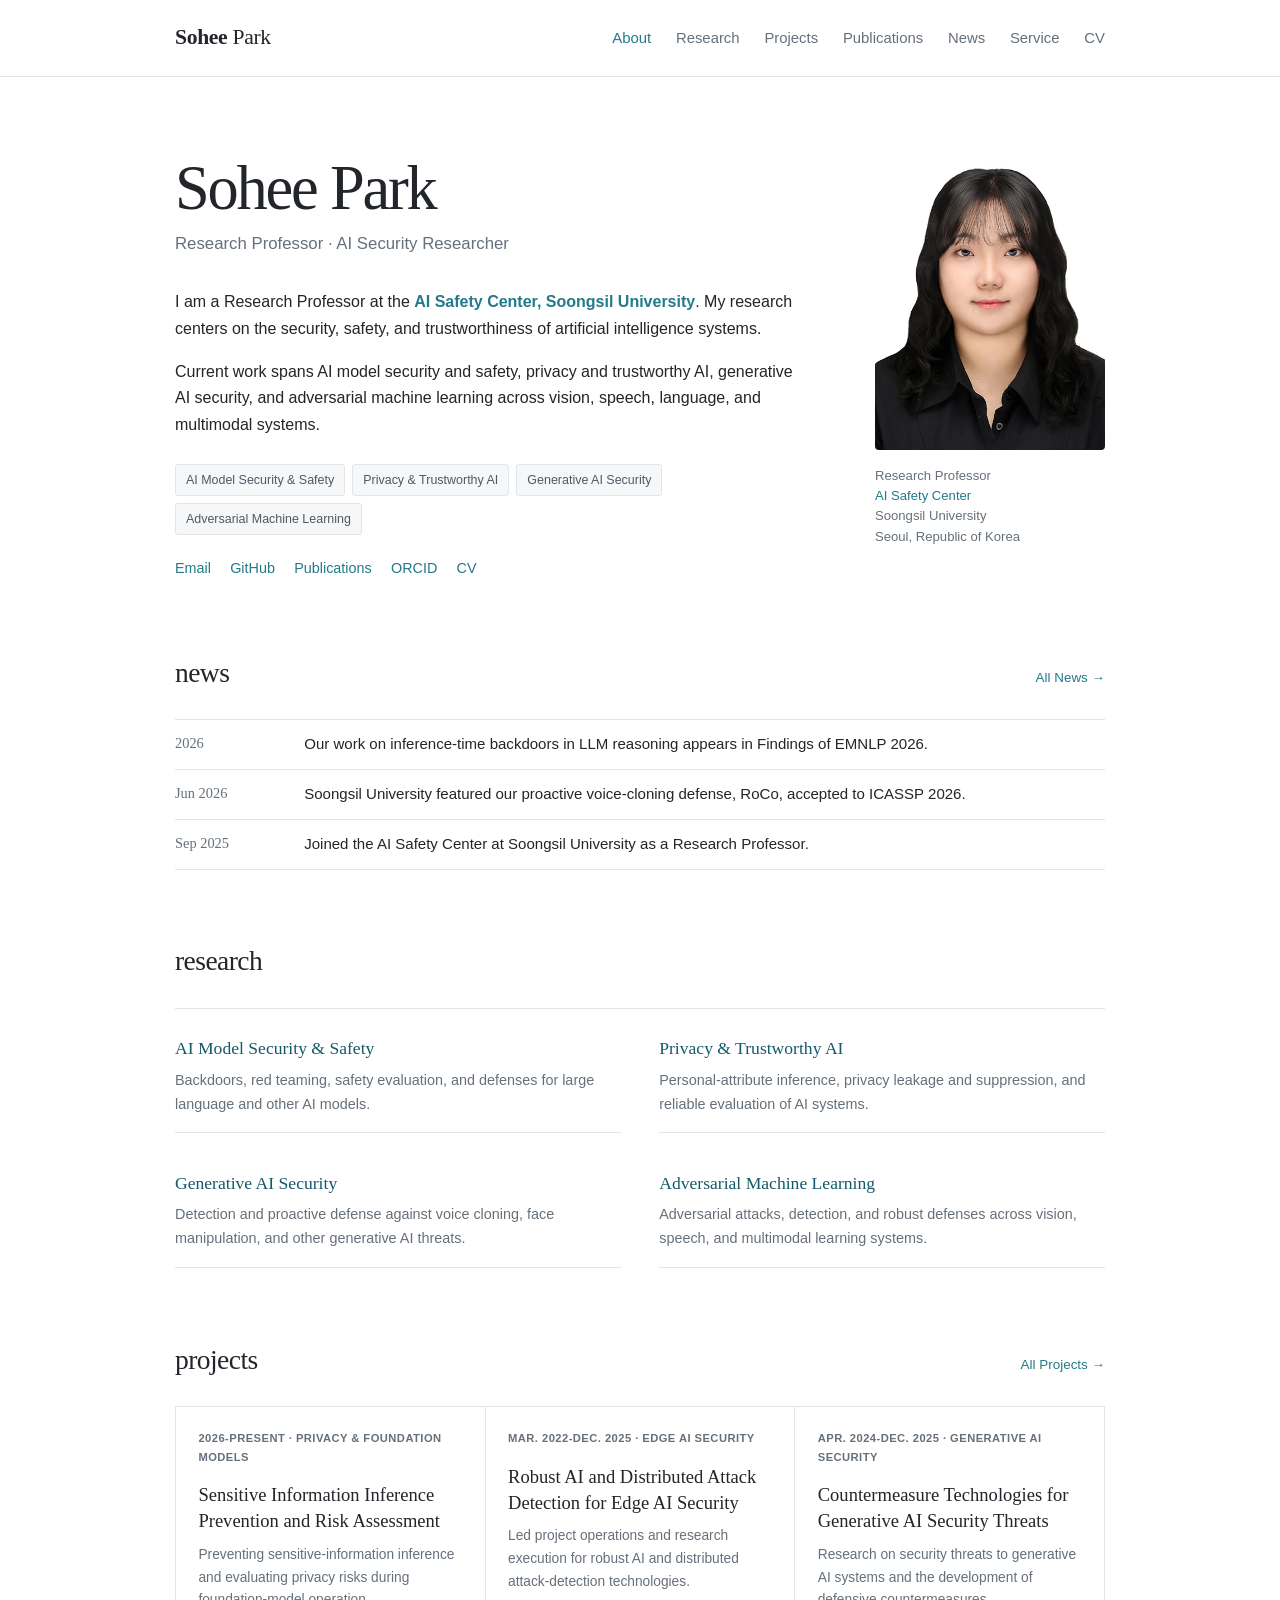
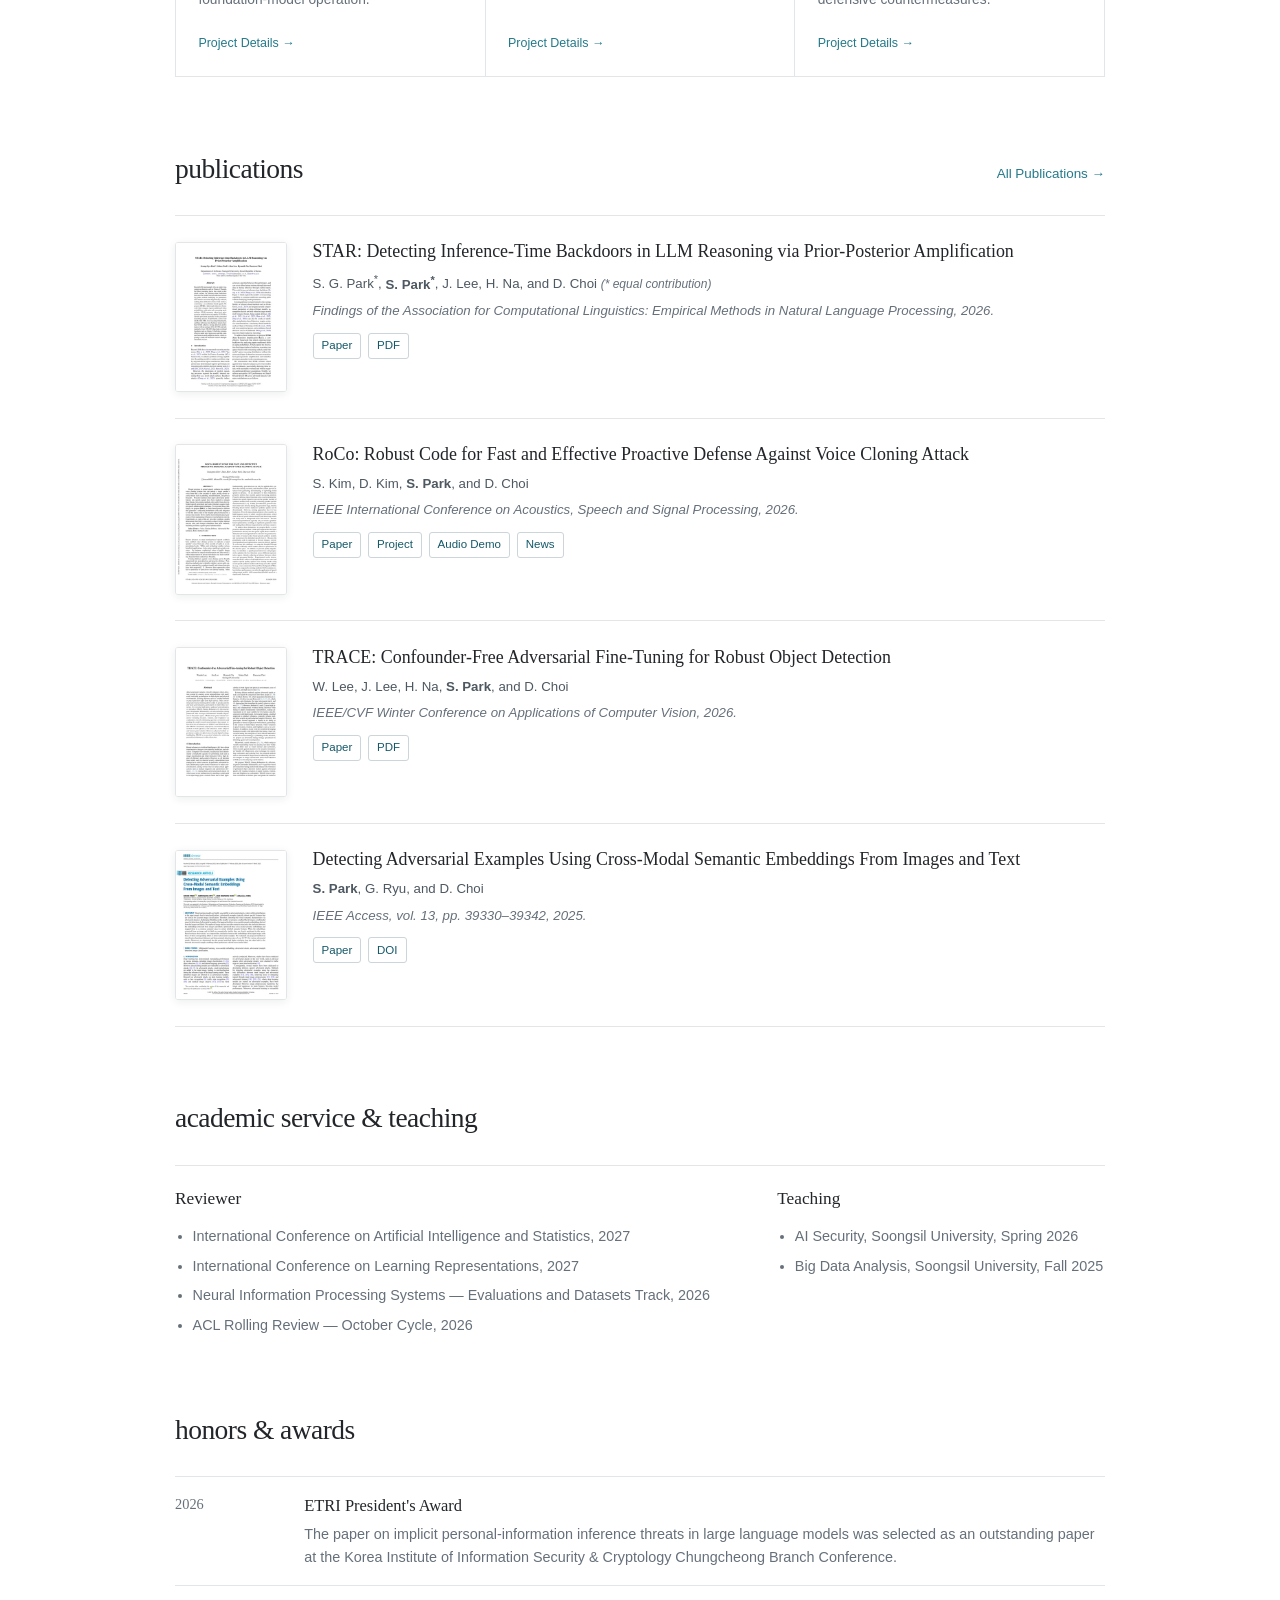
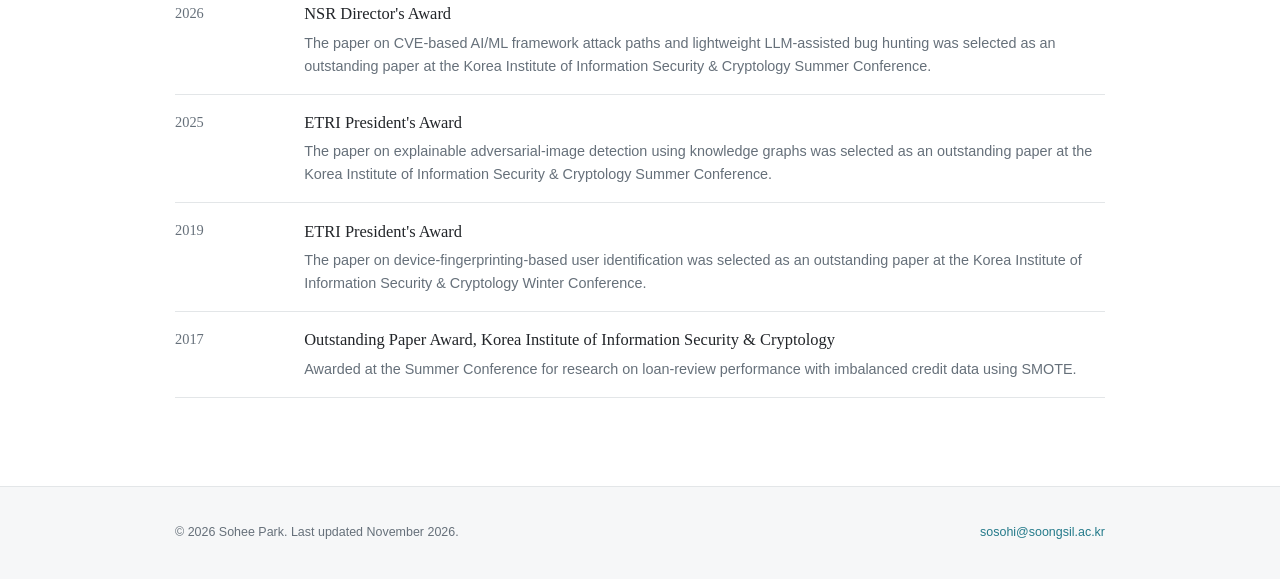
<file: index.html>
<!doctype html>
<html lang="en">
  <head>
    <meta charset="utf-8">
    <meta name="viewport" content="width=device-width, initial-scale=1">
    <meta name="description" content="Sohee Park — Research Professor working on AI model security and safety, privacy and trustworthy AI, generative AI security, and adversarial machine learning at Soongsil University.">
    <meta name="theme-color" content="#ffffff">
    <title>Sohee Park</title>
    <link rel="icon" href="assets/favicon.svg" type="image/svg+xml">
    <link rel="stylesheet" href="styles.css">
  </head>
  <body>
    <a class="skip-link" href="#main">Skip to content</a>

    <header class="site-header">
      <div class="header-inner">
        <a class="site-name" href="index.html"><strong>Sohee</strong> Park</a>
        <nav class="site-nav" aria-label="Primary navigation">
          <a class="active" href="#about">About</a>
          <a href="#research">Research</a>
          <a href="projects.html">Projects</a>
          <a href="publications.html">Publications</a>
          <a href="news.html">News</a>
          <a href="#service">Service</a>
          <a href="assets/Sohee_Park_CV.pdf" target="_blank" rel="noreferrer">CV</a>
        </nav>
      </div>
    </header>

    <main id="main" class="page">
      <section class="about" id="about">
        <div class="profile-card">
          <img
            class="profile-photo"
            src="assets/sohee-park-profile.webp"
            alt="Portrait of Sohee Park"
            width="413"
            height="531"
            decoding="async"
            fetchpriority="high"
          >
          <div class="profile-details">
            <p>Research Professor</p>
            <p><a href="https://aisc.ssu.ac.kr/" target="_blank" rel="noreferrer">AI Safety Center</a></p>
            <p>Soongsil University</p>
            <p>Seoul, Republic of Korea</p>
          </div>
        </div>

        <div class="about-copy">
          <h1>Sohee Park</h1>
          <p class="subtitle">Research Professor · AI Security Researcher</p>

          <p>
            I am a Research Professor at the
            <strong><a href="https://aisc.ssu.ac.kr/" target="_blank" rel="noreferrer">AI Safety Center, Soongsil University</a></strong>. My research centers on
            the security, safety, and trustworthiness of artificial intelligence systems.
          </p>
          <p>
            Current work spans AI model security and safety, privacy and trustworthy AI,
            generative AI security, and adversarial machine learning across vision, speech,
            language, and multimodal systems.
          </p>

          <div class="research-topics" aria-label="Research interests">
            <span>AI Model Security &amp; Safety</span>
            <span>Privacy &amp; Trustworthy AI</span>
            <span>Generative AI Security</span>
            <span>Adversarial Machine Learning</span>
          </div>

          <div class="social-links" aria-label="Academic profiles and contact">
            <a href="mailto:sosohi@soongsil.ac.kr" aria-label="Email Sohee Park">Email</a>
            <a href="https://github.com/sosohi-ai" target="_blank" rel="noreferrer">GitHub</a>
            <a href="./publications.html#publication-list">Publications</a>
            <a href="https://orcid.org/0009-0005-4897-7579" target="_blank" rel="noreferrer">ORCID</a>
            <a href="assets/Sohee_Park_CV.pdf" target="_blank" rel="noreferrer">CV</a>
          </div>
        </div>
      </section>

      <section class="content-section news-section" aria-labelledby="news-heading">
        <div class="section-title-row">
          <h2 id="news-heading">News</h2>
          <a class="all-link" href="news.html">All News →</a>
        </div>
        <div class="news-list" data-content="news-preview">
          <div class="news-item">
            <time datetime="2026">2026</time>
            <p><a class="news-link" href="news.html#star-emnlp-2026">Our work on inference-time backdoors in LLM reasoning appears in <em>Findings of EMNLP 2026</em>.</a></p>
          </div>
          <div class="news-item">
            <time datetime="2026-06">Jun 2026</time>
            <p>
              <a class="news-link" href="news.html#roco-icassp-2026">Soongsil University featured our proactive voice-cloning defense,
              <em>RoCo</em>, accepted to ICASSP 2026.</a>
            </p>
          </div>
          <div class="news-item">
            <time datetime="2025-09">Sep 2025</time>
            <p><a class="news-link" href="news.html#appointment-2025">Joined the AI Safety Center at Soongsil University as a Research Professor.</a></p>
          </div>
        </div>
      </section>

      <section class="content-section" id="research" aria-labelledby="research-heading">
        <h2 id="research-heading">Research</h2>
        <div class="research-grid">
          <article>
            <h3>AI Model Security &amp; Safety</h3>
            <p>Backdoors, red teaming, safety evaluation, and defenses for large language and other AI models.</p>
          </article>
          <article>
            <h3>Privacy &amp; Trustworthy AI</h3>
            <p>Personal-attribute inference, privacy leakage and suppression, and reliable evaluation of AI systems.</p>
          </article>
          <article>
            <h3>Generative AI Security</h3>
            <p>Detection and proactive defense against voice cloning, face manipulation, and other generative AI threats.</p>
          </article>
          <article>
            <h3>Adversarial Machine Learning</h3>
            <p>Adversarial attacks, detection, and robust defenses across vision, speech, and multimodal learning systems.</p>
          </article>
        </div>
      </section>

      <section class="content-section" id="projects-preview" aria-labelledby="projects-heading">
        <div class="section-title-row">
          <h2 id="projects-heading">Projects</h2>
          <a class="all-link" href="projects.html">All Projects →</a>
        </div>
        <div class="project-list" data-content="projects-preview">
          <article class="project-summary">
            <div class="project-meta">2026–Present · Privacy &amp; Foundation Models</div>
            <h3><a href="projects.html#privacy-inference-project">Sensitive Information Inference Prevention and Risk Assessment</a></h3>
            <p>Preventing sensitive-information inference and evaluating privacy risks during foundation-model operation.</p>
            <a class="project-detail-link" href="projects.html#privacy-inference-project">Project Details →</a>
          </article>
          <article class="project-summary">
            <div class="project-meta">2022–2025 · Edge AI Security</div>
            <h3><a href="projects.html#edge-ai-project">Robust AI and Distributed Attack Detection for Edge AI Security</a></h3>
            <p>Led project operations and research execution for robust AI and distributed attack-detection technologies.</p>
            <a class="project-detail-link" href="projects.html#edge-ai-project">Project Details →</a>
          </article>
          <article class="project-summary">
            <div class="project-meta">2024–2025 · Generative AI Security</div>
            <h3><a href="projects.html#generative-ai-project">Countermeasures for Generative AI Security Threats</a></h3>
            <p>Research on security threats to generative AI systems and the development of defensive countermeasures.</p>
            <a class="project-detail-link" href="projects.html#generative-ai-project">Project Details →</a>
          </article>
        </div>
      </section>

      <section class="content-section" id="publications" aria-labelledby="publications-heading">
        <div class="section-title-row">
          <h2 id="publications-heading">Publications</h2>
          <a class="all-link" href="./publications.html#publication-list">All Publications →</a>
        </div>

        <div class="publication-list" data-content="publications-featured">
          <article class="publication-item">
            <div class="publication-preview"><img src="assets/publications/star.webp" alt="First page of STAR" width="320" height="430" loading="lazy" decoding="async"></div>
            <div class="publication-body">
              <h3>STAR: Detecting Inference-Time Backdoors in LLM Reasoning via Prior-Posterior Amplification</h3>
              <p class="authors">S. G. Park<sup>*</sup>, <strong>S. Park<sup>*</sup></strong>, J. Lee, H. Na, and D. Choi <span class="author-note">(* equal contribution)</span></p>
              <p class="venue">Findings of the Association for Computational Linguistics: Empirical Methods in Natural Language Processing, 2026.</p>
              <div class="publication-links">
                <a href="https://aclanthology.org/2026.findings-emnlp.2010/" target="_blank" rel="noreferrer">Paper</a>
                <a href="https://aclanthology.org/2026.findings-emnlp.2010.pdf" target="_blank" rel="noreferrer">PDF</a>
              </div>
            </div>
          </article>

          <article class="publication-item">
            <div class="publication-preview"><img src="assets/publications/roco.webp" alt="First page of RoCo" width="320" height="430" loading="lazy" decoding="async"></div>
            <div class="publication-body">
              <h3>RoCo: Robust Code for Fast and Effective Proactive Defense Against Voice Cloning Attack</h3>
              <p class="authors">S. Kim, D. Kim, <strong>S. Park</strong>, and D. Choi</p>
              <p class="venue">IEEE International Conference on Acoustics, Speech and Signal Processing, 2026.</p>
              <div class="publication-links">
                <a href="https://doi.org/10.1109/ICASSP55912.2026.11462176" target="_blank" rel="noreferrer">Paper</a>
                <a href="https://smerge0802.github.io/RoCo/" target="_blank" rel="noreferrer">Project</a>
                <a href="https://sosohi-ai.github.io/deepvoice-demo/" target="_blank" rel="noreferrer">Audio Demo</a>
                <a href="https://aisc.ssu.ac.kr/bbs/board.php?mode=VIEW&amp;num=46&amp;tbl=bbs61" target="_blank" rel="noreferrer">Press</a>
              </div>
            </div>
          </article>

          <article class="publication-item">
            <div class="publication-preview"><img src="assets/publications/trace.webp" alt="First page of TRACE" width="320" height="430" loading="lazy" decoding="async"></div>
            <div class="publication-body">
              <h3>TRACE: Confounder-Free Adversarial Fine-Tuning for Robust Object Detection</h3>
              <p class="authors">W. Lee, J. Lee, H. Na, <strong>S. Park</strong>, and D. Choi</p>
              <p class="venue">IEEE/CVF Winter Conference on Applications of Computer Vision, 2026.</p>
              <div class="publication-links">
                <a href="https://openaccess.thecvf.com/content/WACV2026/html/Lee_TRACE_Confounder-free_Adversarial_Fine-tuning_for_Robust_Object_Detection_WACV_2026_paper.html" target="_blank" rel="noreferrer">Paper</a>
                <a href="https://openaccess.thecvf.com/content/WACV2026/papers/Lee_TRACE_Confounder-free_Adversarial_Fine-tuning_for_Robust_Object_Detection_WACV_2026_paper.pdf" target="_blank" rel="noreferrer">PDF</a>
              </div>
            </div>
          </article>

          <article class="publication-item">
            <div class="publication-preview"><img src="assets/publications/crossmodal.webp" alt="First page of Detecting Adversarial Examples Using Cross-Modal Semantic Embeddings From Images and Text" width="320" height="430" loading="lazy" decoding="async"></div>
            <div class="publication-body">
              <h3>Detecting Adversarial Examples Using Cross-Modal Semantic Embeddings From Images and Text</h3>
              <p class="authors"><strong>S. Park</strong>, G. Ryu, and D. Choi</p>
              <p class="venue">IEEE Access, vol. 13, pp. 39330–39342, 2025.</p>
              <div class="publication-links">
                <a href="https://ieeexplore.ieee.org/document/10891646" target="_blank" rel="noreferrer">Paper</a>
                <a href="https://doi.org/10.1109/ACCESS.2025.3542825" target="_blank" rel="noreferrer">DOI</a>
              </div>
            </div>
          </article>
        </div>
      </section>

      <section class="content-section" id="service" aria-labelledby="service-heading">
        <h2 id="service-heading">Academic Service &amp; Teaching</h2>
        <div class="two-column-list">
          <div>
            <h3>Reviewer</h3>
            <ul>
              <li>International Conference on Artificial Intelligence and Statistics, 2027</li>
              <li>International Conference on Learning Representations, 2027</li>
              <li>Neural Information Processing Systems — Evaluations and Datasets Track, 2026</li>
              <li>ACL Rolling Review — October Cycle, 2026</li>
            </ul>
          </div>
          <div>
            <h3>Teaching</h3>
            <ul>
              <li>AI Security, Soongsil University, Spring 2026</li>
              <li>Big Data Analysis, Soongsil University, Fall 2025</li>
            </ul>
          </div>
        </div>
      </section>

      <section class="content-section" id="honors" aria-labelledby="honors-heading">
        <h2 id="honors-heading">Honors &amp; Awards</h2>
        <div class="honor-list" data-content="honors">
          <article class="honor-item">
            <time datetime="2026">2026</time>
            <div>
              <h3>ETRI President's Award</h3>
              <p>The paper on implicit personal-information inference threats in large language models was selected as an outstanding paper at the Korea Institute of Information Security &amp; Cryptology Chungcheong Branch Conference.</p>
            </div>
          </article>
          <article class="honor-item">
            <time datetime="2026">2026</time>
            <div>
              <h3>NSR Director's Award</h3>
              <p>The paper on CVE-based AI/ML framework attack paths and lightweight LLM-assisted bug hunting was selected as an outstanding paper at the Korea Institute of Information Security &amp; Cryptology Summer Conference.</p>
            </div>
          </article>
          <article class="honor-item">
            <time datetime="2025">2025</time>
            <div>
              <h3>ETRI President's Award</h3>
              <p>The paper on explainable adversarial-image detection using knowledge graphs was selected as an outstanding paper at the Korea Institute of Information Security &amp; Cryptology Summer Conference.</p>
            </div>
          </article>
          <article class="honor-item">
            <time datetime="2019">2019</time>
            <div>
              <h3>ETRI President's Award</h3>
              <p>The paper on device-fingerprinting-based user identification was selected as an outstanding paper at the Korea Institute of Information Security &amp; Cryptology Winter Conference.</p>
            </div>
          </article>
          <article class="honor-item">
            <time datetime="2017">2017</time>
            <div>
              <h3>Outstanding Paper Award, Korea Institute of Information Security &amp; Cryptology</h3>
              <p>Awarded at the Summer Conference for research on loan-review performance with imbalanced credit data using SMOTE.</p>
            </div>
          </article>
        </div>
      </section>
    </main>

    <footer class="site-footer">
      <div class="footer-inner">
        <p>© 2026 Sohee Park. Last updated November 2026.</p>
        <p><a href="mailto:sosohi@soongsil.ac.kr">sosohi@soongsil.ac.kr</a></p>
      </div>
    </footer>
    <script src="assets/content.js" defer></script>
  </body>
</html>
</file>
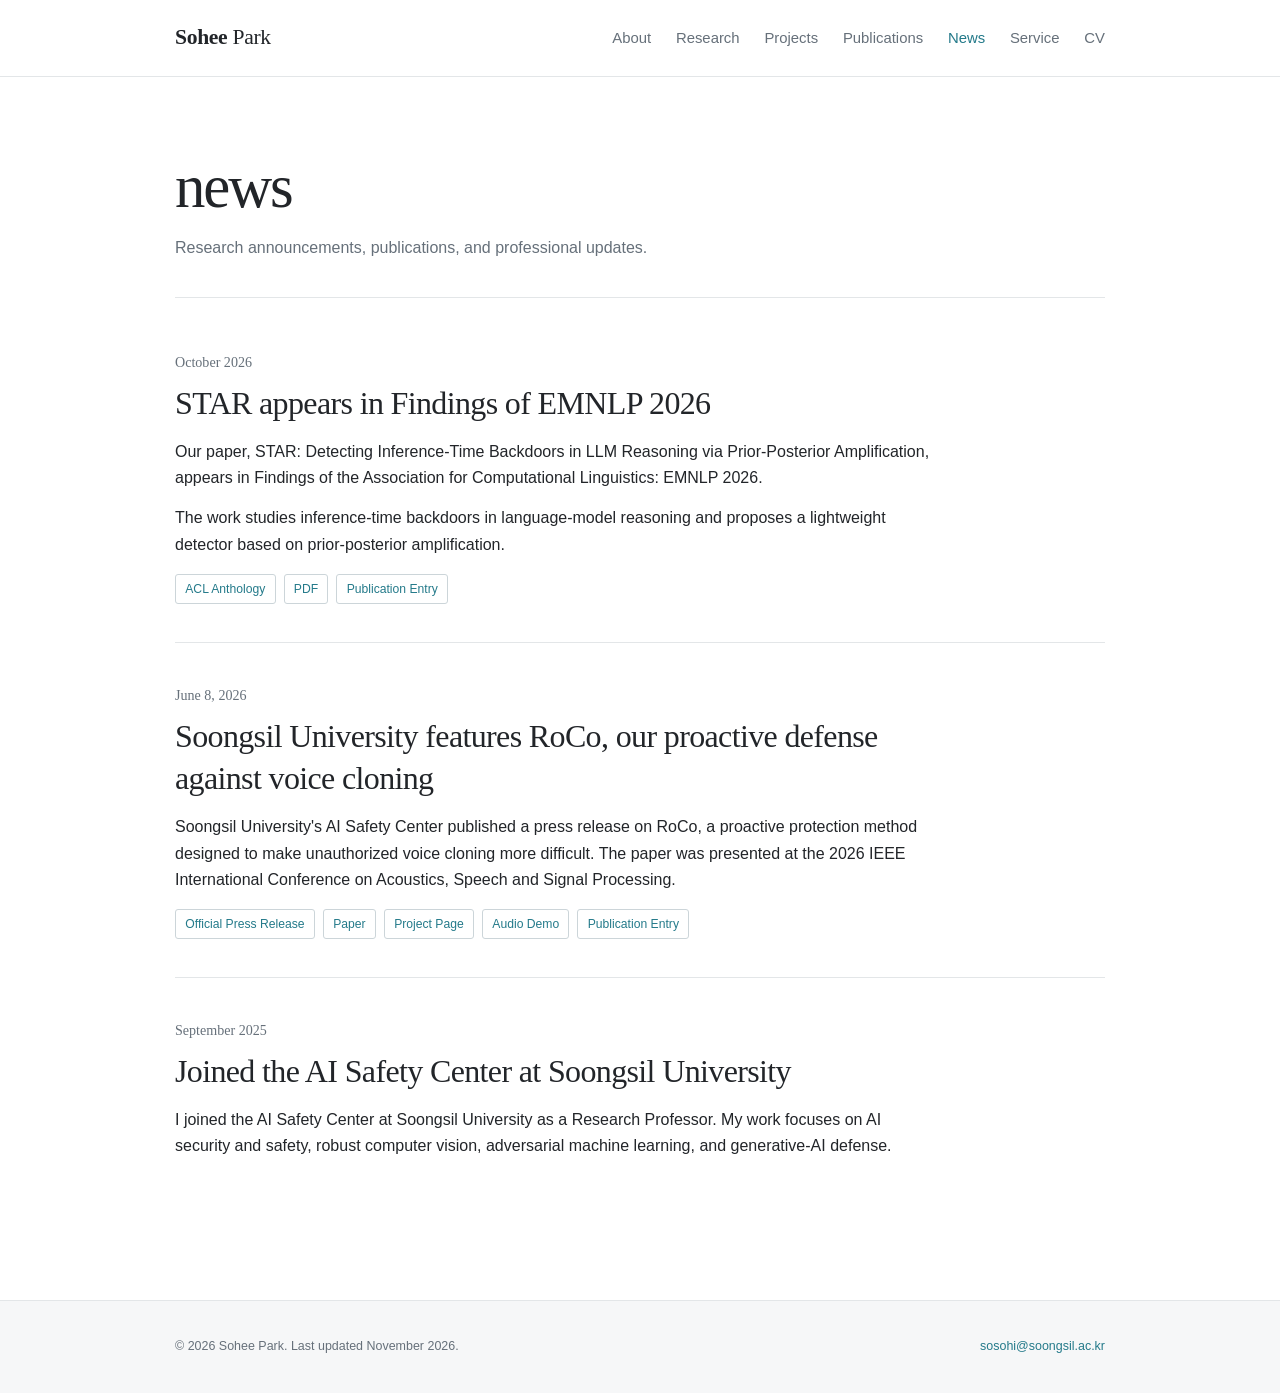
<file: news.html>
<!doctype html>
<html lang="en">
  <head>
    <meta charset="utf-8">
    <meta name="viewport" content="width=device-width, initial-scale=1">
    <meta name="description" content="News and research updates from Sohee Park.">
    <meta name="theme-color" content="#ffffff">
    <title>News — Sohee Park</title>
    <link rel="icon" href="assets/favicon.svg" type="image/svg+xml">
    <link rel="stylesheet" href="styles.css">
  </head>
  <body>
    <a class="skip-link" href="#main">Skip to content</a>
    <header class="site-header">
      <div class="header-inner">
        <a class="site-name" href="index.html"><strong>Sohee</strong> Park</a>
        <nav class="site-nav" aria-label="Primary navigation">
          <a href="index.html">About</a>
          <a href="index.html#research">Research</a>
          <a href="projects.html">Projects</a>
          <a href="publications.html">Publications</a>
          <a class="active" href="news.html">News</a>
          <a href="index.html#service">Service</a>
          <a href="assets/Sohee_Park_CV.pdf" target="_blank" rel="noreferrer">CV</a>
        </nav>
      </div>
    </header>

    <main id="main" class="page">
      <header class="subpage-header">
        <h1>News</h1>
        <p>Research announcements, publications, and professional updates.</p>
      </header>

      <div data-content="news-page"></div>

      <article class="news-article" id="star-emnlp-2026">
        <time datetime="2026-10">October 2026</time>
        <h2>STAR appears in Findings of EMNLP 2026</h2>
        <p>
          Our paper, “STAR: Detecting Inference-Time Backdoors in LLM Reasoning via
          Prior-Posterior Amplification,” appears in Findings of the Association for
          Computational Linguistics: EMNLP 2026.
        </p>
        <p>
          The work studies inference-time backdoors in language-model reasoning and
          proposes a lightweight detector based on prior-posterior amplification.
        </p>
        <div class="resource-row">
          <a href="https://aclanthology.org/2026.findings-emnlp.2010/" target="_blank" rel="noreferrer">ACL Anthology</a>
          <a href="https://aclanthology.org/2026.findings-emnlp.2010.pdf" target="_blank" rel="noreferrer">PDF</a>
          <a href="publications.html#star-2026">Publication Entry</a>
        </div>
      </article>

      <article class="news-article" id="roco-icassp-2026">
        <time datetime="2026-06-08">June 8, 2026</time>
        <h2>Soongsil University features RoCo, our proactive defense against voice cloning</h2>
        <p>
          Soongsil University’s AI Safety Center published a press release on RoCo, a
          proactive protection method designed to make unauthorized voice cloning more difficult.
          The paper was presented at the 2026 IEEE International Conference on Acoustics,
          Speech and Signal Processing.
        </p>
        <div class="resource-row">
          <a href="https://aisc.ssu.ac.kr/bbs/board.php?mode=VIEW&amp;num=46&amp;tbl=bbs61" target="_blank" rel="noreferrer">Official Press Release</a>
          <a href="https://doi.org/10.1109/ICASSP55912.2026.11462176" target="_blank" rel="noreferrer">Paper</a>
          <a href="https://smerge0802.github.io/RoCo/" target="_blank" rel="noreferrer">Project Page</a>
          <a href="https://sosohi-ai.github.io/deepvoice-demo/" target="_blank" rel="noreferrer">Audio Demo</a>
          <a href="publications.html#roco-2026">Publication Entry</a>
        </div>
      </article>

      <article class="news-article" id="appointment-2025">
        <time datetime="2025-09">September 2025</time>
        <h2>Joined the AI Safety Center at Soongsil University</h2>
        <p>
          I joined the AI Safety Center at Soongsil University as a Research Professor.
          My work focuses on AI security and safety, robust computer vision, adversarial
          machine learning, and generative-AI defense.
        </p>
      </article>
    </main>

    <footer class="site-footer">
      <div class="footer-inner">
        <p>© 2026 Sohee Park. Last updated November 2026.</p>
        <p><a href="mailto:sosohi@soongsil.ac.kr">sosohi@soongsil.ac.kr</a></p>
      </div>
    </footer>
    <script src="assets/content.js" defer></script>
  </body>
</html>
</file>
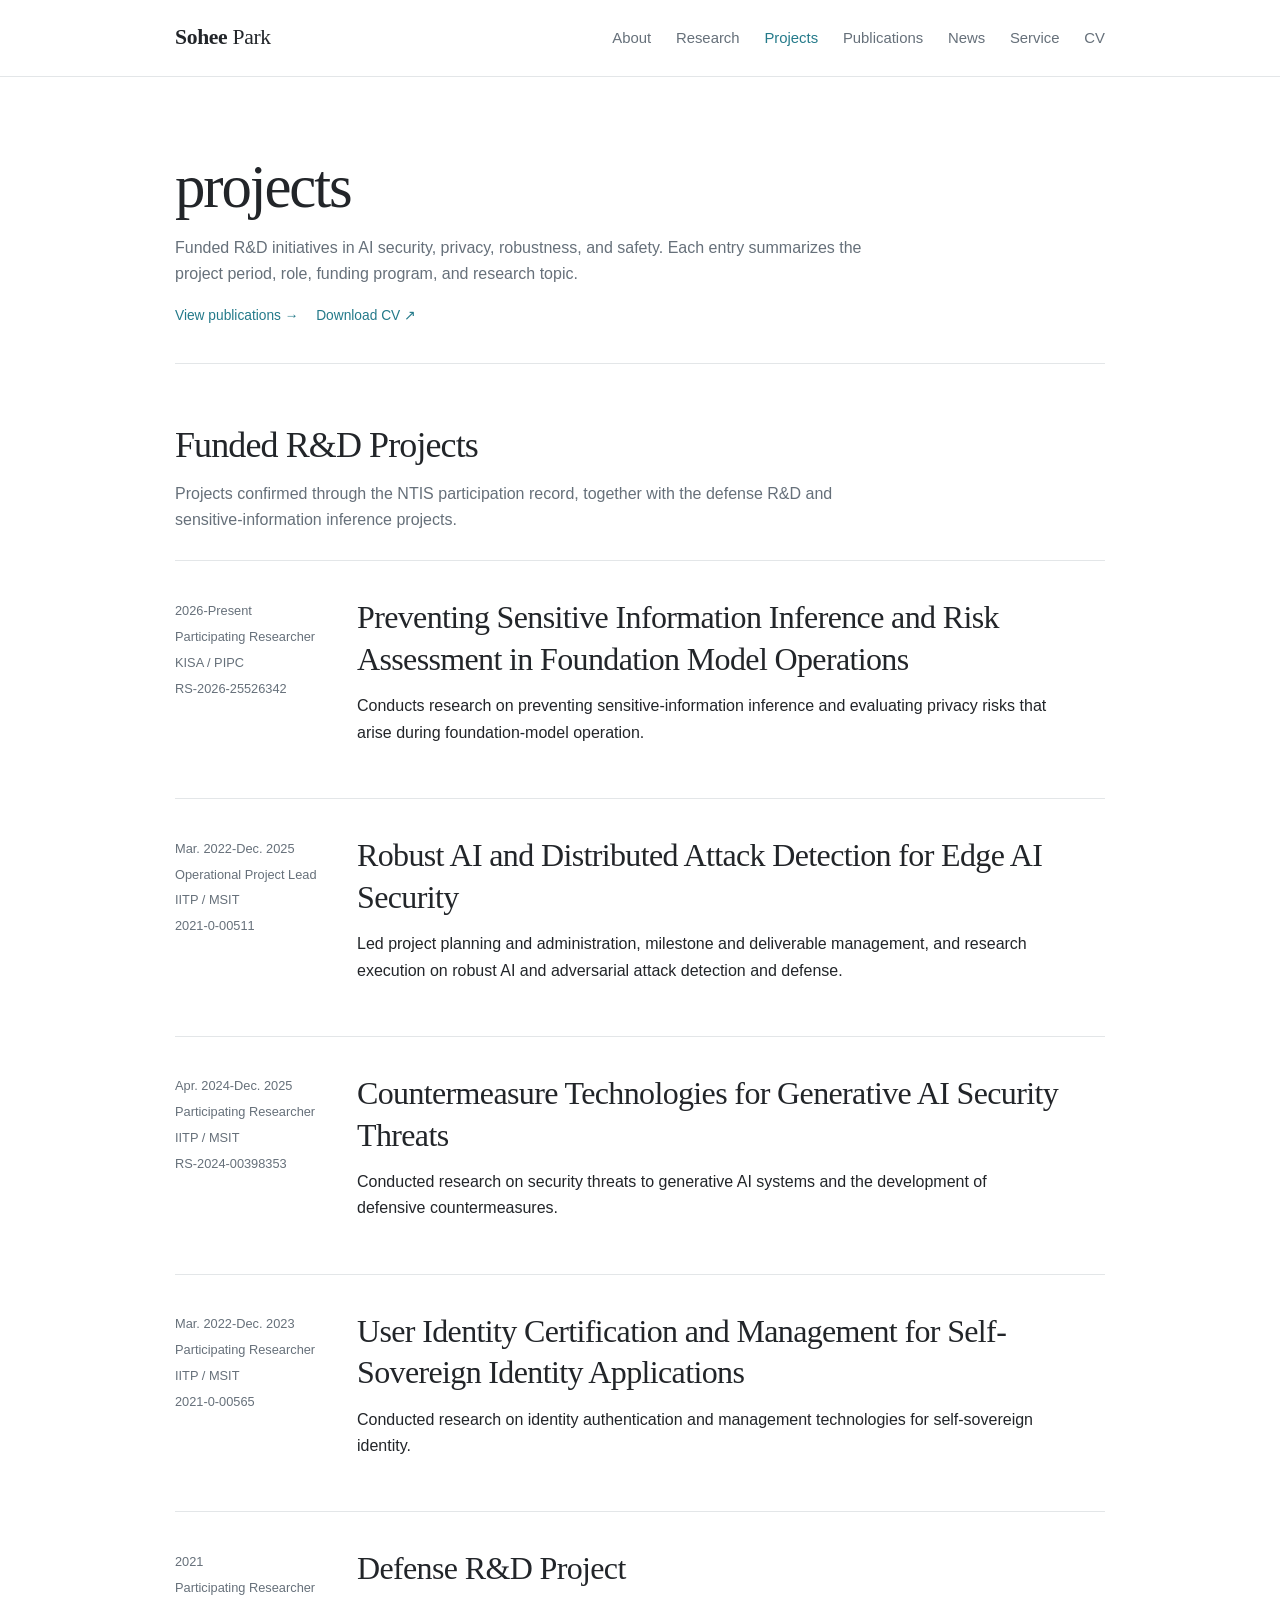
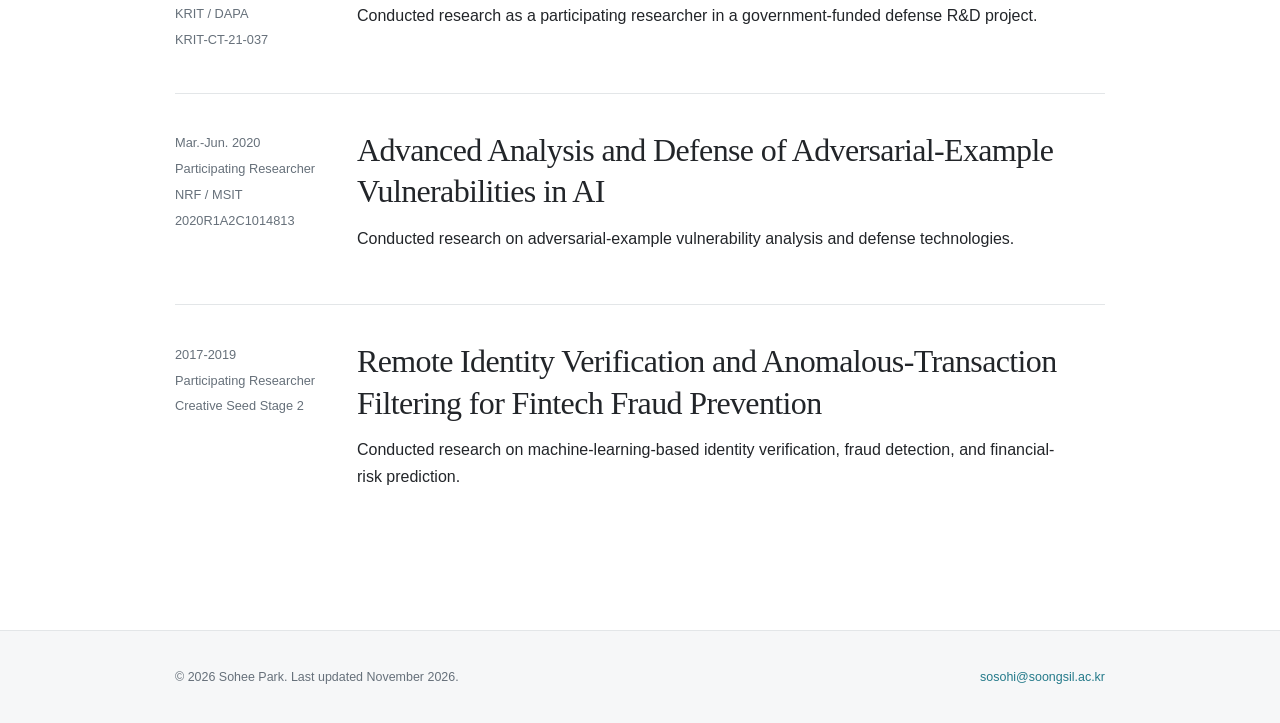
<file: projects.html>
<!doctype html>
<html lang="en">
  <head>
    <meta charset="utf-8">
    <meta name="viewport" content="width=device-width, initial-scale=1">
    <meta name="description" content="Funded R&amp;D projects by Sohee Park in AI security, privacy, and adversarial machine learning.">
    <meta name="theme-color" content="#ffffff">
    <title>Projects — Sohee Park</title>
    <link rel="icon" href="assets/favicon.svg" type="image/svg+xml">
    <link rel="stylesheet" href="styles.css">
  </head>
  <body>
    <a class="skip-link" href="#main">Skip to content</a>
    <header class="site-header">
      <div class="header-inner">
        <a class="site-name" href="index.html"><strong>Sohee</strong> Park</a>
        <nav class="site-nav" aria-label="Primary navigation">
          <a href="index.html">About</a>
          <a href="index.html#research">Research</a>
          <a class="active" href="projects.html">Projects</a>
          <a href="publications.html">Publications</a>
          <a href="news.html">News</a>
          <a href="index.html#service">Service</a>
          <a href="assets/Sohee_Park_CV.pdf" target="_blank" rel="noreferrer">CV</a>
        </nav>
      </div>
    </header>

    <main id="main" class="page">
      <header class="subpage-header">
        <h1>Projects</h1>
        <p>
          Funded R&amp;D initiatives in AI security, privacy, robustness, and safety.
          Each entry summarizes the project period, role, funding program, and research topic.
        </p>
        <div class="subpage-actions">
          <a href="publications.html">View publications →</a>
          <a href="assets/Sohee_Park_CV.pdf" target="_blank" rel="noreferrer">Download CV ↗</a>
        </div>
      </header>

      <section class="project-section" aria-labelledby="funded-projects-heading">
        <h2 class="project-section-heading" id="funded-projects-heading">Funded R&amp;D Projects</h2>
        <p class="project-section-intro">Projects confirmed through the NTIS participation record, together with the defense R&amp;D and sensitive-information inference projects.</p>

        <div data-content="projects-page"></div>

        <article class="project-detail" id="privacy-inference-project">
          <aside class="project-detail-meta">
            <p>2026–Present</p>
            <p>Participating Researcher</p>
            <p>KISA / PIPC</p>
            <p>RS-2026-25526342</p>
          </aside>
          <div class="project-detail-body">
            <h3>Preventing Sensitive Information Inference and Risk Assessment in Foundation Model Operations</h3>
            <p>Conducts research on preventing sensitive-information inference and evaluating privacy risks that arise during foundation-model operation.</p>
          </div>
        </article>

        <article class="project-detail" id="generative-ai-project">
          <aside class="project-detail-meta">
            <p>Apr. 2024–Dec. 2025</p>
            <p>Participating Researcher</p>
            <p>IITP / MSIT</p>
            <p>RS-2024-00398353</p>
          </aside>
          <div class="project-detail-body">
            <h3>Countermeasure Technologies for Generative AI Security Threats</h3>
            <p>Conducted research on security threats to generative AI systems and the development of defensive countermeasures.</p>
          </div>
        </article>

        <article class="project-detail" id="edge-ai-project">
          <aside class="project-detail-meta">
            <p>Mar. 2022–Dec. 2025</p>
            <p>Operational Project Lead</p>
            <p>IITP / MSIT</p>
            <p>2021-0-00511</p>
          </aside>
          <div class="project-detail-body">
            <h3>Robust AI and Distributed Attack Detection for Edge AI Security</h3>
            <p>Led project planning and administration, milestone and deliverable management, and research execution on robust AI and adversarial attack detection and defense.</p>
          </div>
        </article>

        <article class="project-detail" id="self-sovereign-identity-project">
          <aside class="project-detail-meta">
            <p>Mar. 2022–Dec. 2023</p>
            <p>Participating Researcher</p>
            <p>IITP / MSIT</p>
            <p>2021-0-00565</p>
          </aside>
          <div class="project-detail-body">
            <h3>User Identity Certification and Management for Self-Sovereign Identity Applications</h3>
            <p>Conducted research on identity authentication and management technologies for self-sovereign identity.</p>
          </div>
        </article>

        <article class="project-detail" id="defense-rd-project">
          <aside class="project-detail-meta">
            <p>2021</p>
            <p>Participating Researcher</p>
            <p>KRIT / DAPA</p>
            <p>KRIT-CT-21-037</p>
          </aside>
          <div class="project-detail-body">
            <h3>Defense R&amp;D Project</h3>
            <p>Conducted research as a participating researcher in a government-funded defense R&amp;D project.</p>
          </div>
        </article>

        <article class="project-detail" id="adversarial-vulnerability-project">
          <aside class="project-detail-meta">
            <p>Mar.–Jun. 2020</p>
            <p>Participating Researcher</p>
            <p>NRF / MSIT</p>
            <p>2020R1A2C1014813</p>
          </aside>
          <div class="project-detail-body">
            <h3>Advanced Analysis and Defense of Adversarial-Example Vulnerabilities in AI</h3>
            <p>Conducted research on adversarial-example vulnerability analysis and defense technologies.</p>
          </div>
        </article>

        <article class="project-detail" id="fintech-fraud-project">
          <aside class="project-detail-meta">
            <p>2017–2019</p>
            <p>Participating Researcher</p>
            <p>Creative Seed Stage 2</p>
          </aside>
          <div class="project-detail-body">
            <h3>Remote Identity Verification and Anomalous-Transaction Filtering for Fintech Fraud Prevention</h3>
            <p>Conducted research on machine-learning-based identity verification, fraud detection, and financial-risk prediction.</p>
          </div>
        </article>
      </section>

    </main>

    <footer class="site-footer">
      <div class="footer-inner">
        <p>© 2026 Sohee Park. Last updated November 2026.</p>
        <p><a href="mailto:sosohi@soongsil.ac.kr">sosohi@soongsil.ac.kr</a></p>
      </div>
    </footer>
    <script src="assets/content.js" defer></script>
  </body>
</html>
</file>
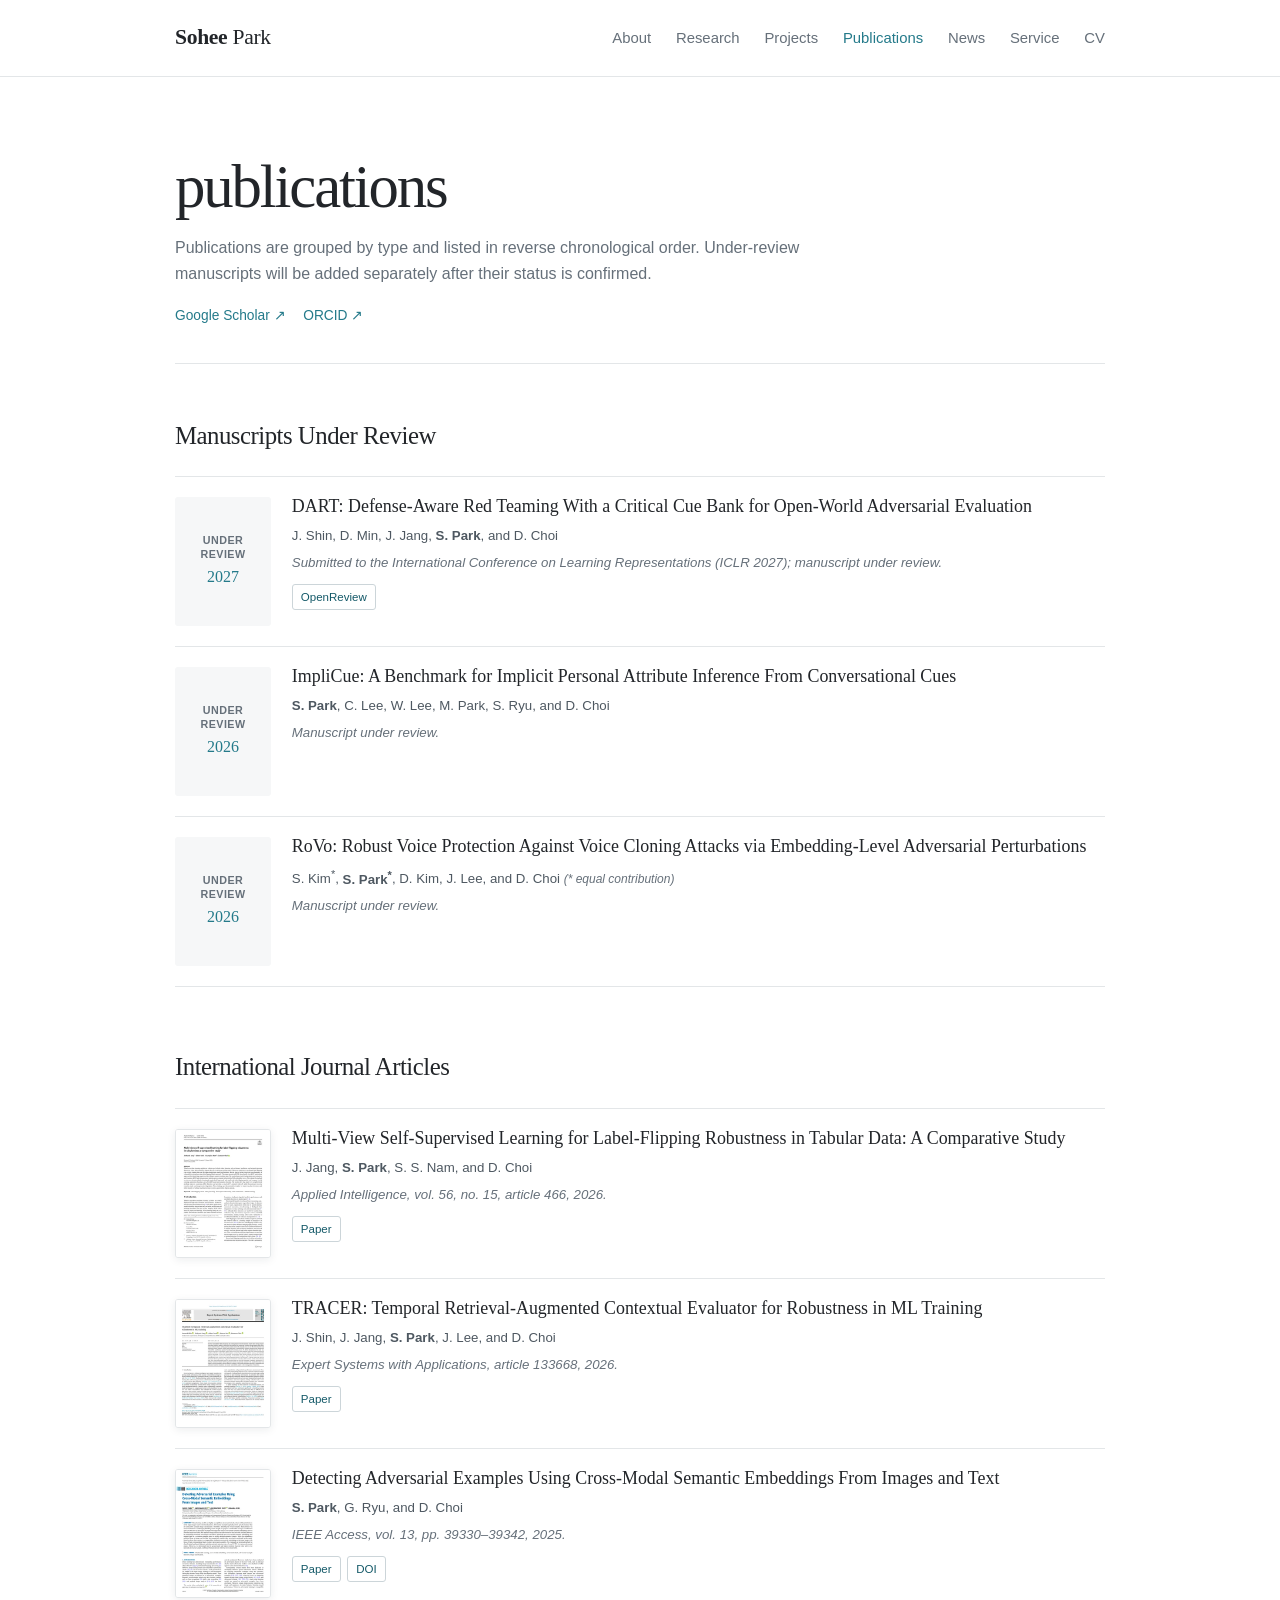
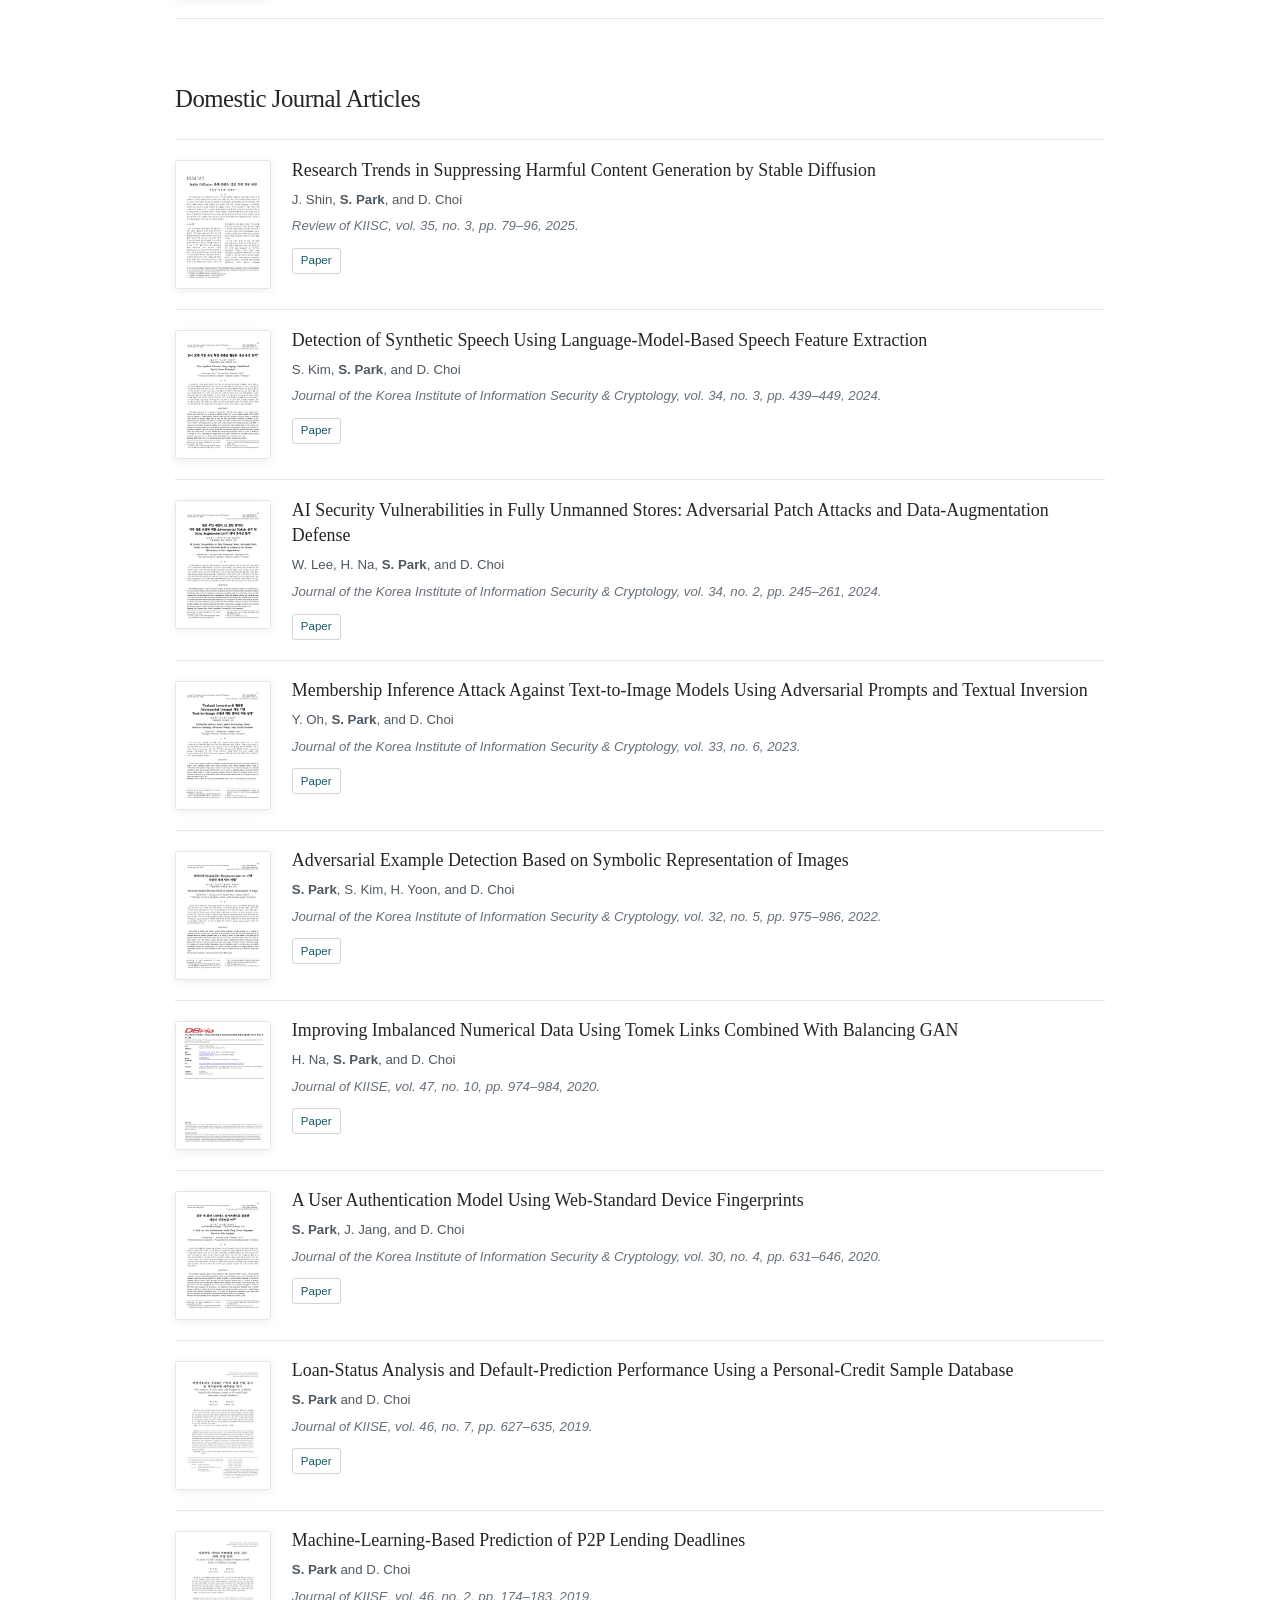
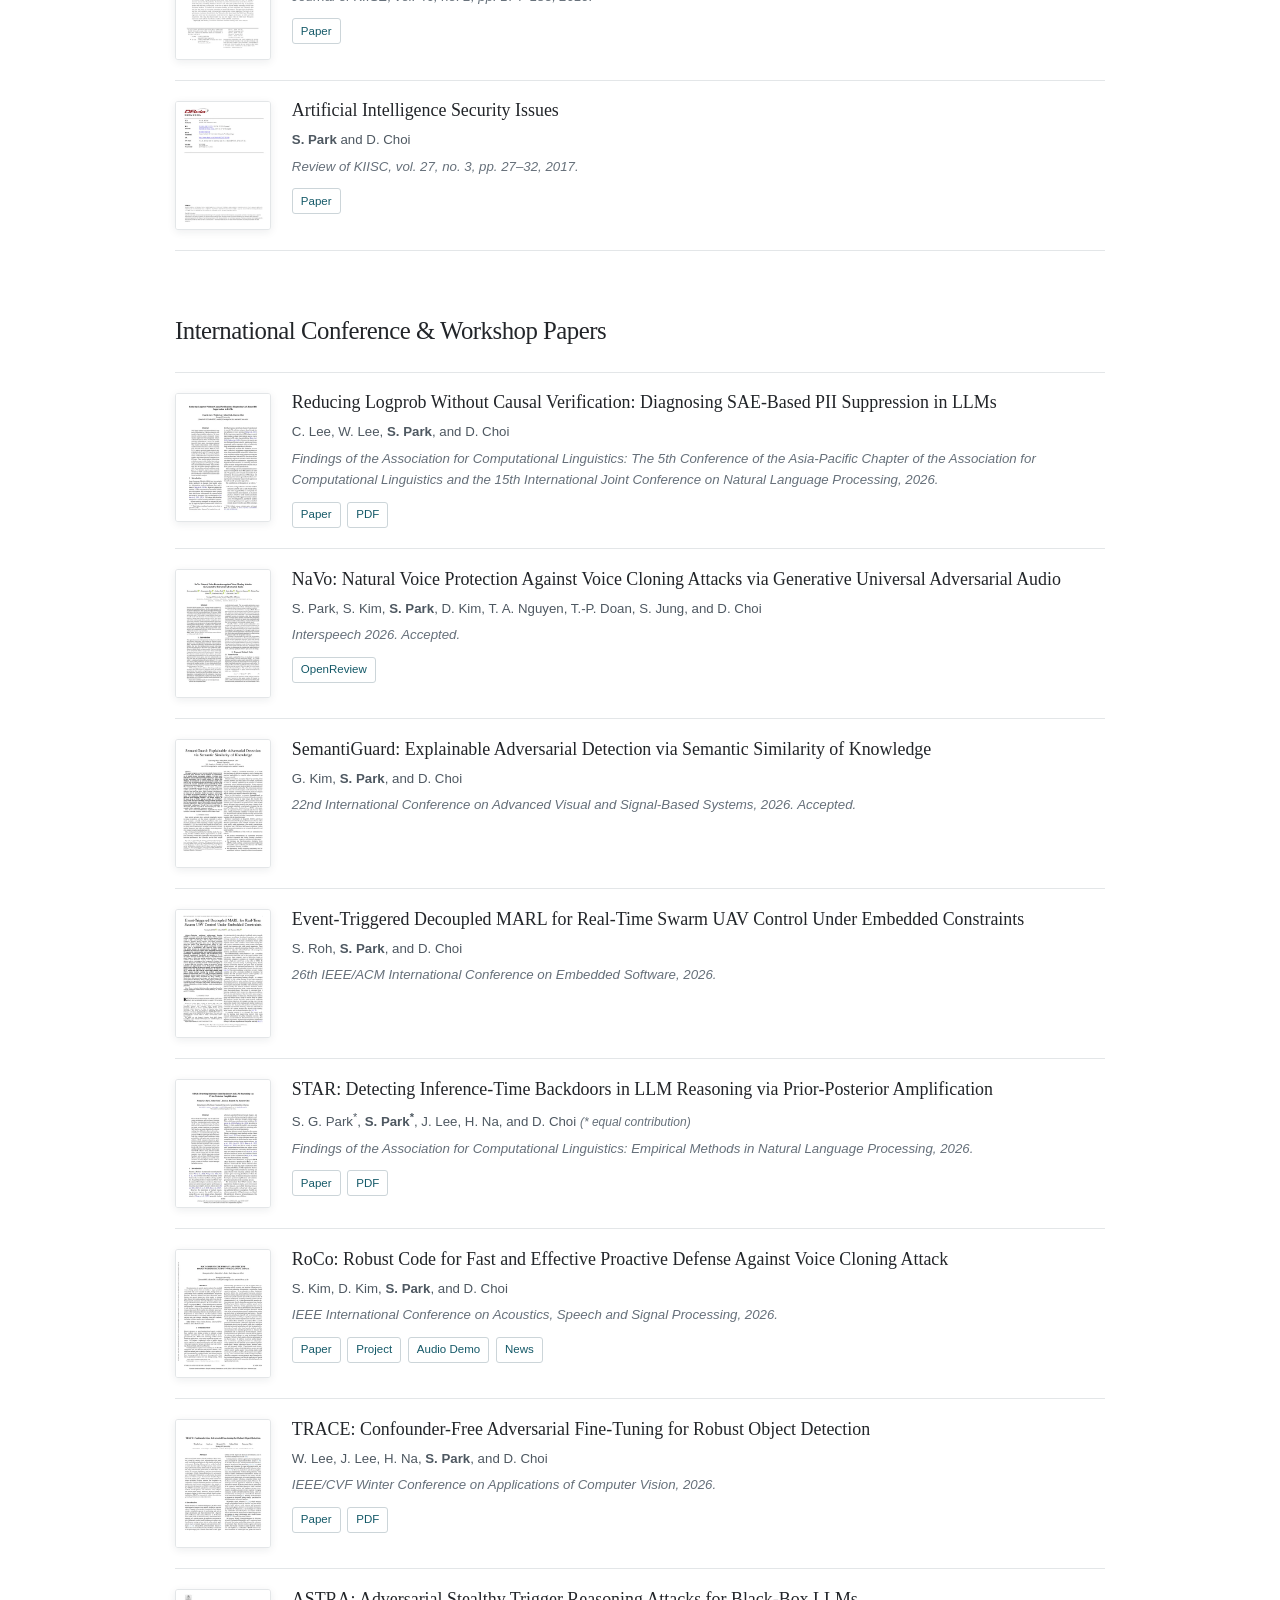
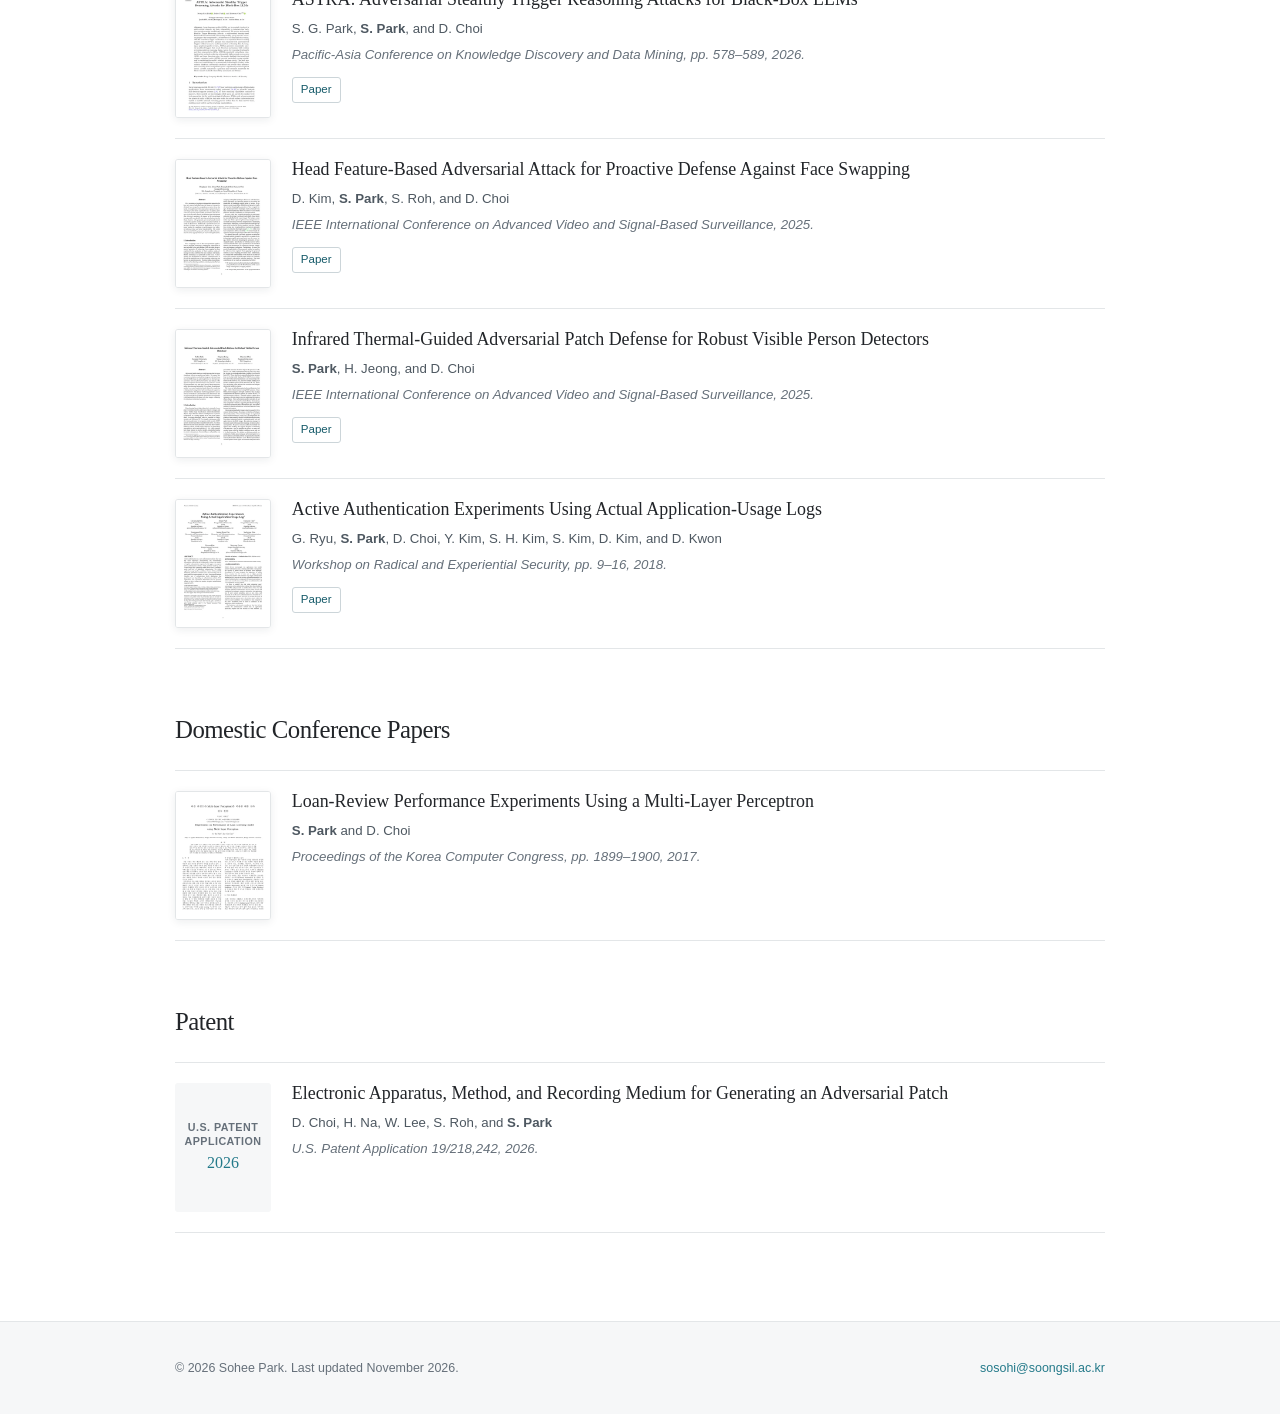
<file: publications.html>
<!doctype html>
<html lang="en">
  <head>
    <meta charset="utf-8">
    <meta name="viewport" content="width=device-width, initial-scale=1">
    <meta name="description" content="Publications by Sohee Park in AI security, adversarial machine learning, and robust computer vision.">
    <meta name="theme-color" content="#ffffff">
    <title>Publications — Sohee Park</title>
    <link rel="icon" href="assets/favicon.svg" type="image/svg+xml">
    <link rel="stylesheet" href="styles.css">
  </head>
  <body>
    <a class="skip-link" href="#main">Skip to content</a>
    <header class="site-header">
      <div class="header-inner">
        <a class="site-name" href="index.html"><strong>Sohee</strong> Park</a>
        <nav class="site-nav" aria-label="Primary navigation">
          <a href="index.html">About</a>
          <a href="index.html#research">Research</a>
          <a href="projects.html">Projects</a>
          <a class="active" href="publications.html">Publications</a>
          <a href="news.html">News</a>
          <a href="index.html#service">Service</a>
          <a href="assets/Sohee_Park_CV.pdf" target="_blank" rel="noreferrer">CV</a>
        </nav>
      </div>
    </header>

    <main id="main" class="page">
      <header class="subpage-header">
        <h1>Publications</h1>
        <p>
          Publications are grouped by type and listed in reverse chronological order.
          Under-review manuscripts will be added separately after their status is confirmed.
        </p>
        <div class="subpage-actions">
          <a href="https://scholar.google.com/citations?user=OkzB0v4AAAAJ&amp;hl=en" target="_blank" rel="noreferrer">Google Scholar ↗</a>
          <a href="https://orcid.org/0009-0005-4897-7579" target="_blank" rel="noreferrer">ORCID ↗</a>
        </div>
      </header>

      <div data-content="publications-page"></div>

      <section class="publication-group" id="publication-list" aria-labelledby="under-review">
        <h2 id="under-review">Manuscripts Under Review</h2>
        <div class="publication-list">
          <article class="publication-item compact" id="dart-2027">
            <div class="publication-badge"><span>Under Review</span><strong>2027</strong></div>
            <div class="publication-body">
              <h3>DART: Defense-Aware Red Teaming With a Critical Cue Bank for Open-World Adversarial Evaluation</h3>
              <p class="authors"><a href="https://openreview.net/profile?id=~Shin_Junseok1" target="_blank" rel="noreferrer">J. Shin</a>, <a href="https://openreview.net/profile?id=~Donguk_Min1" target="_blank" rel="noreferrer">D. Min</a>, <a href="https://openreview.net/profile?id=~Jinhyeok_Jang2" target="_blank" rel="noreferrer">J. Jang</a>, <strong><a href="https://openreview.net/profile?id=~Sohee_Park2" target="_blank" rel="noreferrer">S. Park</a></strong>, and <a href="https://openreview.net/profile?id=~Daeseon_Choi1" target="_blank" rel="noreferrer">D. Choi</a></p>
              <p class="venue">Submitted to the International Conference on Learning Representations (ICLR 2027); manuscript under review.</p>
              <div class="publication-links">
                <a href="https://openreview.net/forum?id=UCqXhDA4Mw" target="_blank" rel="noreferrer">OpenReview</a>
              </div>
            </div>
          </article>
          <article class="publication-item compact">
            <div class="publication-badge"><span>Under Review</span><strong>2026</strong></div>
            <div class="publication-body">
              <h3>ImpliCue: A Benchmark for Implicit Personal Attribute Inference From Conversational Cues</h3>
              <p class="authors"><strong><a href="https://openreview.net/profile?id=~Sohee_Park2" target="_blank" rel="noreferrer">S. Park</a></strong>, <a href="https://openreview.net/profile?id=~CHAERIN_LEE1" target="_blank" rel="noreferrer">C. Lee</a>, <a href="https://openreview.net/profile?id=~Wonho_Lee1" target="_blank" rel="noreferrer">W. Lee</a>, <a href="https://openreview.net/profile?id=~Minseo_Park4" target="_blank" rel="noreferrer">M. Park</a>, <a href="https://openreview.net/profile?id=~Seunghee_ryu2" target="_blank" rel="noreferrer">S. Ryu</a>, and <a href="https://openreview.net/profile?id=~Daeseon_Choi1" target="_blank" rel="noreferrer">D. Choi</a></p>
              <p class="venue">Manuscript under review.</p>
            </div>
          </article>
          <article class="publication-item compact">
            <div class="publication-badge"><span>Under Review</span><strong>2026</strong></div>
            <div class="publication-body">
              <h3>RoVo: Robust Voice Protection Against Voice Cloning Attacks via Embedding-Level Adversarial Perturbations</h3>
              <p class="authors">S. Kim<sup>*</sup>, <strong>S. Park<sup>*</sup></strong>, D. Kim, J. Lee, and D. Choi <span class="author-note">(* equal contribution)</span></p>
              <p class="venue">Manuscript under review.</p>
            </div>
          </article>
        </div>
      </section>

      <section class="publication-group" aria-labelledby="international-journals">
        <h2 id="international-journals">International Journal Articles</h2>
        <div class="publication-list">
          <article class="publication-item compact">
            <div class="publication-preview"><img src="assets/publications/multi-view.webp" alt="First page of Multi-View Self-Supervised Learning for Label-Flipping Robustness in Tabular Data" width="320" height="430" loading="lazy" decoding="async"></div>
            <div class="publication-body">
              <h3>Multi-View Self-Supervised Learning for Label-Flipping Robustness in Tabular Data: A Comparative Study</h3>
              <p class="authors">J. Jang, <strong>S. Park</strong>, S. S. Nam, and D. Choi</p>
              <p class="venue">Applied Intelligence, vol. 56, no. 15, article 466, 2026.</p>
              <div class="publication-links">
                <a href="https://link.springer.com/article/10.1007/s10489-026-07452-2" target="_blank" rel="noreferrer">Paper</a>
              </div>
            </div>
          </article>
          <article class="publication-item compact">
            <div class="publication-preview"><img src="assets/publications/tracer.webp" alt="First page of TRACER" width="320" height="430" loading="lazy" decoding="async"></div>
            <div class="publication-body">
              <h3>TRACER: Temporal Retrieval-Augmented Contextual Evaluator for Robustness in ML Training</h3>
              <p class="authors">J. Shin, J. Jang, <strong>S. Park</strong>, J. Lee, and D. Choi</p>
              <p class="venue">Expert Systems with Applications, article 133668, 2026.</p>
              <div class="publication-links">
                <a href="https://www.sciencedirect.com/science/article/pii/S0957417426025765" target="_blank" rel="noreferrer">Paper</a>
              </div>
            </div>
          </article>
          <article class="publication-item compact" id="crossmodal-2025">
            <div class="publication-preview"><img src="assets/publications/crossmodal.webp" alt="First page of Detecting Adversarial Examples Using Cross-Modal Semantic Embeddings From Images and Text" width="320" height="430" loading="lazy" decoding="async"></div>
            <div class="publication-body">
              <h3>Detecting Adversarial Examples Using Cross-Modal Semantic Embeddings From Images and Text</h3>
              <p class="authors"><strong>S. Park</strong>, G. Ryu, and D. Choi</p>
              <p class="venue">IEEE Access, vol. 13, pp. 39330–39342, 2025.</p>
              <div class="publication-links">
                <a href="https://ieeexplore.ieee.org/document/10891646" target="_blank" rel="noreferrer">Paper</a>
                <a href="https://doi.org/10.1109/ACCESS.2025.3542825" target="_blank" rel="noreferrer">DOI</a>
              </div>
            </div>
          </article>
        </div>
      </section>

      <section class="publication-group" aria-labelledby="domestic-journals">
        <h2 id="domestic-journals">Domestic Journal Articles</h2>
        <div class="publication-list">
          <article class="publication-item compact">
            <div class="publication-preview"><img src="assets/publications/stable-diffusion-trends.webp" alt="First page of Research Trends in Suppressing Harmful Content Generation by Stable Diffusion" width="320" height="430" loading="lazy" decoding="async"></div>
            <div class="publication-body">
              <h3>Research Trends in Suppressing Harmful Content Generation by Stable Diffusion</h3>
              <p class="authors">J. Shin, <strong>S. Park</strong>, and D. Choi</p>
              <p class="venue">Review of KIISC, vol. 35, no. 3, pp. 79–96, 2025.</p>
              <div class="publication-links">
                <a href="https://www.dbpia.co.kr/journal/articleDetail?nodeId=NODE12274584" target="_blank" rel="noreferrer">Paper</a>
              </div>
            </div>
          </article>
          <article class="publication-item compact">
            <div class="publication-preview"><img src="assets/publications/synthetic-speech.webp" alt="First page of Detection of Synthetic Speech Using Language-Model-Based Speech Feature Extraction" width="320" height="430" loading="lazy" decoding="async"></div>
            <div class="publication-body">
              <h3>Detection of Synthetic Speech Using Language-Model-Based Speech Feature Extraction</h3>
              <p class="authors">S. Kim, <strong>S. Park</strong>, and D. Choi</p>
              <p class="venue">Journal of the Korea Institute of Information Security &amp; Cryptology, vol. 34, no. 3, pp. 439–449, 2024.</p>
              <div class="publication-links">
                <a href="https://doi.org/10.13089/JKIISC.2024.34.3.439" target="_blank" rel="noreferrer">Paper</a>
              </div>
            </div>
          </article>
          <article class="publication-item compact">
            <div class="publication-preview"><img src="assets/publications/unmanned-store.webp" alt="First page of AI Security Vulnerabilities in Fully Unmanned Stores" width="320" height="430" loading="lazy" decoding="async"></div>
            <div class="publication-body">
              <h3>AI Security Vulnerabilities in Fully Unmanned Stores: Adversarial Patch Attacks and Data-Augmentation Defense</h3>
              <p class="authors">W. Lee, H. Na, <strong>S. Park</strong>, and D. Choi</p>
              <p class="venue">Journal of the Korea Institute of Information Security &amp; Cryptology, vol. 34, no. 2, pp. 245–261, 2024.</p>
              <div class="publication-links">
                <a href="https://doi.org/10.13089/JKIISC.2024.34.2.245" target="_blank" rel="noreferrer">Paper</a>
              </div>
            </div>
          </article>
          <article class="publication-item compact">
            <div class="publication-preview"><img src="assets/publications/membership-t2i.webp" alt="First page of Membership Inference Attack Against Text-to-Image Models" width="320" height="430" loading="lazy" decoding="async"></div>
            <div class="publication-body">
              <h3>Membership Inference Attack Against Text-to-Image Models Using Adversarial Prompts and Textual Inversion</h3>
              <p class="authors">Y. Oh, <strong>S. Park</strong>, and D. Choi</p>
              <p class="venue">Journal of the Korea Institute of Information Security &amp; Cryptology, vol. 33, no. 6, 2023.</p>
              <div class="publication-links">
                <a href="https://doi.org/10.13089/JKIISC.2023.33.6.1111" target="_blank" rel="noreferrer">Paper</a>
              </div>
            </div>
          </article>
          <article class="publication-item compact">
            <div class="publication-preview"><img src="assets/publications/symbolic-detection.webp" alt="First page of Adversarial Example Detection Based on Symbolic Representation of Images" width="320" height="430" loading="lazy" decoding="async"></div>
            <div class="publication-body">
              <h3>Adversarial Example Detection Based on Symbolic Representation of Images</h3>
              <p class="authors"><strong>S. Park</strong>, S. Kim, H. Yoon, and D. Choi</p>
              <p class="venue">Journal of the Korea Institute of Information Security &amp; Cryptology, vol. 32, no. 5, pp. 975–986, 2022.</p>
              <div class="publication-links">
                <a href="https://doi.org/10.13089/JKIISC.2022.32.5.975" target="_blank" rel="noreferrer">Paper</a>
              </div>
            </div>
          </article>
          <article class="publication-item compact">
            <div class="publication-preview"><img src="assets/publications/tomek-gan.webp" alt="First page of Improving Imbalanced Numerical Data Using Tomek Links Combined With Balancing GAN" width="320" height="430" loading="lazy" decoding="async"></div>
            <div class="publication-body">
              <h3>Improving Imbalanced Numerical Data Using Tomek Links Combined With Balancing GAN</h3>
              <p class="authors">H. Na, <strong>S. Park</strong>, and D. Choi</p>
              <p class="venue">Journal of KIISE, vol. 47, no. 10, pp. 974–984, 2020.</p>
              <div class="publication-links">
                <a href="https://doi.org/10.5626/JOK.2020.47.10.974" target="_blank" rel="noreferrer">Paper</a>
              </div>
            </div>
          </article>
          <article class="publication-item compact">
            <div class="publication-preview"><img src="assets/publications/fingerprint.webp" alt="First page of A User Authentication Model Using Web-Standard Device Fingerprints" width="320" height="430" loading="lazy" decoding="async"></div>
            <div class="publication-body">
              <h3>A User Authentication Model Using Web-Standard Device Fingerprints</h3>
              <p class="authors"><strong>S. Park</strong>, J. Jang, and D. Choi</p>
              <p class="venue">Journal of the Korea Institute of Information Security &amp; Cryptology, vol. 30, no. 4, pp. 631–646, 2020.</p>
              <div class="publication-links">
                <a href="https://doi.org/10.13089/JKIISC.2020.30.4.631" target="_blank" rel="noreferrer">Paper</a>
              </div>
            </div>
          </article>
          <article class="publication-item compact">
            <div class="publication-preview"><img src="assets/publications/loan-default.webp" alt="First page of Loan-Status Analysis and Default-Prediction Performance Using a Personal-Credit Sample Database" width="320" height="430" loading="lazy" decoding="async"></div>
            <div class="publication-body">
              <h3>Loan-Status Analysis and Default-Prediction Performance Using a Personal-Credit Sample Database</h3>
              <p class="authors"><strong>S. Park</strong> and D. Choi</p>
              <p class="venue">Journal of KIISE, vol. 46, no. 7, pp. 627–635, 2019.</p>
              <div class="publication-links">
                <a href="https://doi.org/10.5626/JOK.2019.46.7.627" target="_blank" rel="noreferrer">Paper</a>
              </div>
            </div>
          </article>
          <article class="publication-item compact">
            <div class="publication-preview"><img src="assets/publications/p2p-lending.webp" alt="First page of Machine-Learning-Based Prediction of P2P Lending Deadlines" width="320" height="430" loading="lazy" decoding="async"></div>
            <div class="publication-body">
              <h3>Machine-Learning-Based Prediction of P2P Lending Deadlines</h3>
              <p class="authors"><strong>S. Park</strong> and D. Choi</p>
              <p class="venue">Journal of KIISE, vol. 46, no. 2, pp. 174–183, 2019.</p>
              <div class="publication-links">
                <a href="https://doi.org/10.5626/JOK.2019.46.2.174" target="_blank" rel="noreferrer">Paper</a>
              </div>
            </div>
          </article>
          <article class="publication-item compact">
            <div class="publication-preview"><img src="assets/publications/ai-security-issues.webp" alt="First page of Artificial Intelligence Security Issues" width="320" height="430" loading="lazy" decoding="async"></div>
            <div class="publication-body">
              <h3>Artificial Intelligence Security Issues</h3>
              <p class="authors"><strong>S. Park</strong> and D. Choi</p>
              <p class="venue">Review of KIISC, vol. 27, no. 3, pp. 27–32, 2017.</p>
              <div class="publication-links">
                <a href="https://www.dbpia.co.kr/journal/articleDetail?nodeId=NODE07192188" target="_blank" rel="noreferrer">Paper</a>
              </div>
            </div>
          </article>
        </div>
      </section>

      <section class="publication-group" aria-labelledby="international-conferences">
        <h2 id="international-conferences">International Conference &amp; Workshop Papers</h2>
        <div class="publication-list">
          <article class="publication-item compact" id="sae-pii-aacl-2026">
            <div class="publication-preview"><img src="assets/publications/sae-pii.webp" alt="First page of Reducing Logprob Without Causal Verification" width="320" height="430" loading="lazy" decoding="async"></div>
            <div class="publication-body">
              <h3>Reducing Logprob Without Causal Verification: Diagnosing SAE-Based PII Suppression in LLMs</h3>
              <p class="authors"><a href="https://openreview.net/profile?id=~CHAERIN_LEE1" target="_blank" rel="noreferrer">C. Lee</a>, <a href="https://openreview.net/profile?id=~Wonho_Lee1" target="_blank" rel="noreferrer">W. Lee</a>, <strong><a href="https://openreview.net/profile?id=~Sohee_Park2" target="_blank" rel="noreferrer">S. Park</a></strong>, and <a href="https://openreview.net/profile?id=~Daeseon_Choi1" target="_blank" rel="noreferrer">D. Choi</a></p>
              <p class="venue">Findings of the Association for Computational Linguistics: The 5th Conference of the Asia-Pacific Chapter of the Association for Computational Linguistics and the 15th International Joint Conference on Natural Language Processing, 2026.</p>
              <div class="publication-links">
                <a href="https://arxiv.org/abs/2611.04782" target="_blank" rel="noreferrer">Paper</a>
                <a href="https://arxiv.org/pdf/2611.04782" target="_blank" rel="noreferrer">PDF</a>
              </div>
            </div>
          </article>
          <article class="publication-item compact" id="navo-2026">
            <div class="publication-preview"><img src="assets/publications/navo.webp" alt="First page of NaVo" width="320" height="430" loading="lazy" decoding="async"></div>
            <div class="publication-body">
              <h3>NaVo: Natural Voice Protection Against Voice Cloning Attacks via Generative Universal Adversarial Audio</h3>
              <p class="authors"><a href="https://openreview.net/profile?email=seozxro%40soongsil.ac.kr" target="_blank" rel="noreferrer">S. Park</a>, <a href="https://openreview.net/profile?id=~Seungmin_Kim4" target="_blank" rel="noreferrer">S. Kim</a>, <strong><a href="https://openreview.net/profile?id=~Sohee_Park2" target="_blank" rel="noreferrer">S. Park</a></strong>, <a href="https://openreview.net/profile?id=~Dain_Kim5" target="_blank" rel="noreferrer">D. Kim</a>, <a href="https://openreview.net/profile?email=anthienng1995%40soongsil.ac.kr" target="_blank" rel="noreferrer">T. A. Nguyen</a>, <a href="https://openreview.net/profile?id=~Thien-Phuc_Doan1" target="_blank" rel="noreferrer">T.-P. Doan</a>, <a href="https://openreview.net/profile?id=~Souhwan_Jung1" target="_blank" rel="noreferrer">S. Jung</a>, and <a href="https://openreview.net/profile?id=~Daeseon_Choi1" target="_blank" rel="noreferrer">D. Choi</a></p>
              <p class="venue">Interspeech 2026. Accepted.</p>
              <div class="publication-links">
                <a href="https://openreview.net/forum?id=LKnNJr9aSU" target="_blank" rel="noreferrer">OpenReview</a>
              </div>
            </div>
          </article>
          <article class="publication-item compact" id="semantiguard-2026">
            <div class="publication-preview"><img src="assets/publications/semantiguard.webp" alt="First page of SemantiGuard" width="320" height="430" loading="lazy" decoding="async"></div>
            <div class="publication-body">
              <h3>SemantiGuard: Explainable Adversarial Detection via Semantic Similarity of Knowledge</h3>
              <p class="authors">G. Kim, <strong>S. Park</strong>, and D. Choi</p>
              <p class="venue">22nd International Conference on Advanced Visual and Signal-Based Systems, 2026. Accepted.</p>
            </div>
          </article>
          <article class="publication-item compact" id="emsoft-2026">
            <div class="publication-preview"><img src="assets/publications/emsoft-marl.webp" alt="First page of Event-Triggered Decoupled MARL for Real-Time Swarm UAV Control Under Embedded Constraints" width="320" height="430" loading="lazy" decoding="async"></div>
            <div class="publication-body">
              <h3>Event-Triggered Decoupled MARL for Real-Time Swarm UAV Control Under Embedded Constraints</h3>
              <p class="authors">S. Roh, <strong>S. Park</strong>, and D. Choi</p>
              <p class="venue">26th IEEE/ACM International Conference on Embedded Software, 2026.</p>
            </div>
          </article>
          <article class="publication-item compact" id="star-2026">
            <div class="publication-preview"><img src="assets/publications/star.webp" alt="First page of STAR" width="320" height="430" loading="lazy" decoding="async"></div>
            <div class="publication-body">
              <h3>STAR: Detecting Inference-Time Backdoors in LLM Reasoning via Prior-Posterior Amplification</h3>
              <p class="authors">S. G. Park<sup>*</sup>, <strong>S. Park<sup>*</sup></strong>, J. Lee, H. Na, and D. Choi <span class="author-note">(* equal contribution)</span></p>
              <p class="venue">Findings of the Association for Computational Linguistics: Empirical Methods in Natural Language Processing, 2026.</p>
              <div class="publication-links">
                <a href="https://aclanthology.org/2026.findings-emnlp.2010/" target="_blank" rel="noreferrer">Paper</a>
                <a href="https://aclanthology.org/2026.findings-emnlp.2010.pdf" target="_blank" rel="noreferrer">PDF</a>
              </div>
            </div>
          </article>
          <article class="publication-item compact" id="roco-2026">
            <div class="publication-preview"><img src="assets/publications/roco.webp" alt="First page of RoCo" width="320" height="430" loading="lazy" decoding="async"></div>
            <div class="publication-body">
              <h3>RoCo: Robust Code for Fast and Effective Proactive Defense Against Voice Cloning Attack</h3>
              <p class="authors">S. Kim, D. Kim, <strong>S. Park</strong>, and D. Choi</p>
              <p class="venue">IEEE International Conference on Acoustics, Speech and Signal Processing, 2026.</p>
              <div class="publication-links">
                <a href="https://doi.org/10.1109/ICASSP55912.2026.11462176" target="_blank" rel="noreferrer">Paper</a>
                <a href="https://smerge0802.github.io/RoCo/" target="_blank" rel="noreferrer">Project</a>
                <a href="https://sosohi-ai.github.io/deepvoice-demo/" target="_blank" rel="noreferrer">Audio Demo</a>
                <a href="news.html#roco-icassp-2026">News</a>
              </div>
            </div>
          </article>
          <article class="publication-item compact" id="trace-2026">
            <div class="publication-preview"><img src="assets/publications/trace.webp" alt="First page of TRACE" width="320" height="430" loading="lazy" decoding="async"></div>
            <div class="publication-body">
              <h3>TRACE: Confounder-Free Adversarial Fine-Tuning for Robust Object Detection</h3>
              <p class="authors">W. Lee, J. Lee, H. Na, <strong>S. Park</strong>, and D. Choi</p>
              <p class="venue">IEEE/CVF Winter Conference on Applications of Computer Vision, 2026.</p>
              <div class="publication-links">
                <a href="https://openaccess.thecvf.com/content/WACV2026/html/Lee_TRACE_Confounder-free_Adversarial_Fine-tuning_for_Robust_Object_Detection_WACV_2026_paper.html" target="_blank" rel="noreferrer">Paper</a>
                <a href="https://openaccess.thecvf.com/content/WACV2026/papers/Lee_TRACE_Confounder-free_Adversarial_Fine-tuning_for_Robust_Object_Detection_WACV_2026_paper.pdf" target="_blank" rel="noreferrer">PDF</a>
              </div>
            </div>
          </article>
          <article class="publication-item compact">
            <div class="publication-preview"><img src="assets/publications/astra.webp" alt="First page of ASTRA" width="320" height="430" loading="lazy" decoding="async"></div>
            <div class="publication-body">
              <h3>ASTRA: Adversarial Stealthy Trigger Reasoning Attacks for Black-Box LLMs</h3>
              <p class="authors">S. G. Park, <strong>S. Park</strong>, and D. Choi</p>
              <p class="venue">Pacific-Asia Conference on Knowledge Discovery and Data Mining, pp. 578–589, 2026.</p>
              <div class="publication-links">
                <a href="https://doi.org/10.1007/978-981-92-1468-6_41" target="_blank" rel="noreferrer">Paper</a>
              </div>
            </div>
          </article>
          <article class="publication-item compact" id="faceswap-2025">
            <div class="publication-preview"><img src="assets/publications/face-swap.webp" alt="First page of Head Feature-Based Adversarial Attack for Proactive Defense Against Face Swapping" width="320" height="430" loading="lazy" decoding="async"></div>
            <div class="publication-body">
              <h3>Head Feature-Based Adversarial Attack for Proactive Defense Against Face Swapping</h3>
              <p class="authors">D. Kim, <strong>S. Park</strong>, S. Roh, and D. Choi</p>
              <p class="venue">IEEE International Conference on Advanced Video and Signal-Based Surveillance, 2025.</p>
              <div class="publication-links">
                <a href="https://ieeexplore.ieee.org/abstract/document/11149779" target="_blank" rel="noreferrer">Paper</a>
              </div>
            </div>
          </article>
          <article class="publication-item compact">
            <div class="publication-preview"><img src="assets/publications/infrared-defense.webp" alt="First page of Infrared Thermal-Guided Adversarial Patch Defense for Robust Visible Person Detectors" width="320" height="430" loading="lazy" decoding="async"></div>
            <div class="publication-body">
              <h3>Infrared Thermal-Guided Adversarial Patch Defense for Robust Visible Person Detectors</h3>
              <p class="authors"><strong>S. Park</strong>, H. Jeong, and D. Choi</p>
              <p class="venue">IEEE International Conference on Advanced Video and Signal-Based Surveillance, 2025.</p>
              <div class="publication-links">
                <a href="https://doi.org/10.1109/AVSS65446.2025.11149954" target="_blank" rel="noreferrer">Paper</a>
              </div>
            </div>
          </article>
          <article class="publication-item compact">
            <div class="publication-preview"><img src="assets/publications/active-authentication.webp" alt="First page of Active Authentication Experiments Using Actual Application-Usage Logs" width="320" height="430" loading="lazy" decoding="async"></div>
            <div class="publication-body">
              <h3>Active Authentication Experiments Using Actual Application-Usage Logs</h3>
              <p class="authors">G. Ryu, <strong>S. Park</strong>, D. Choi, Y. Kim, S. H. Kim, S. Kim, D. Kim, and D. Kwon</p>
              <p class="venue">Workshop on Radical and Experiential Security, pp. 9–16, 2018.</p>
              <div class="publication-links">
                <a href="https://doi.org/10.1145/3203422.3203424" target="_blank" rel="noreferrer">Paper</a>
              </div>
            </div>
          </article>
        </div>
      </section>

      <section class="publication-group" aria-labelledby="domestic-conferences">
        <h2 id="domestic-conferences">Domestic Conference Papers</h2>
        <div class="publication-list">
          <article class="publication-item compact">
            <div class="publication-preview"><img src="assets/publications/loan-review-conference.webp" alt="First page of Loan-Review Performance Experiments Using a Multi-Layer Perceptron" width="320" height="430" loading="lazy" decoding="async"></div>
            <div class="publication-body">
              <h3>Loan-Review Performance Experiments Using a Multi-Layer Perceptron</h3>
              <p class="authors"><strong>S. Park</strong> and D. Choi</p>
              <p class="venue">Proceedings of the Korea Computer Congress, pp. 1899–1900, 2017.</p>
            </div>
          </article>
        </div>
      </section>

      <section class="publication-group" aria-labelledby="patents">
        <h2 id="patents">Patent</h2>
        <div class="publication-list">
          <article class="publication-item compact">
            <div class="publication-badge"><span>U.S. Patent Application</span><strong>2026</strong></div>
            <div class="publication-body">
              <h3>Electronic Apparatus, Method, and Recording Medium for Generating an Adversarial Patch</h3>
              <p class="authors">D. Choi, H. Na, W. Lee, S. Roh, and <strong>S. Park</strong></p>
              <p class="venue">U.S. Patent Application 19/218,242, 2026.</p>
            </div>
          </article>
        </div>
      </section>
    </main>

    <footer class="site-footer">
      <div class="footer-inner">
        <p>© 2026 Sohee Park. Last updated November 2026.</p>
        <p><a href="mailto:sosohi@soongsil.ac.kr">sosohi@soongsil.ac.kr</a></p>
      </div>
    </footer>
    <script src="assets/content.js" defer></script>
  </body>
</html>
</file>
<file: styles.css>
:root {
  --background: #ffffff;
  --text: #222529;
  --muted: #66707a;
  --border: #e3e6e8;
  --soft: #f6f7f8;
  --accent: #247a8a;
  --accent-dark: #145968;
  --content-width: 930px;
  --sans: -apple-system, BlinkMacSystemFont, "Segoe UI", Helvetica, Arial, sans-serif;
  --serif: Georgia, "Times New Roman", serif;
}

* { box-sizing: border-box; }
html { scroll-behavior: smooth; }

body {
  margin: 0;
  background: var(--background);
  color: var(--text);
  font-family: var(--sans);
  font-size: 16px;
  line-height: 1.65;
  -webkit-font-smoothing: antialiased;
}

a { color: var(--accent); text-decoration: none; }
a:hover, a:focus-visible { color: var(--accent-dark); text-decoration: underline; text-underline-offset: 0.18em; }

.skip-link {
  position: fixed;
  top: 0;
  left: 1rem;
  z-index: 100;
  padding: 0.65rem 0.9rem;
  background: var(--text);
  color: #fff;
  transform: translateY(-110%);
}
.skip-link:focus { transform: translateY(0); }

.site-header { border-bottom: 1px solid var(--border); background: rgba(255, 255, 255, 0.97); }
.header-inner, .page, .footer-inner { width: min(calc(100% - 40px), var(--content-width)); margin: 0 auto; }

.header-inner {
  min-height: 76px;
  display: flex;
  align-items: center;
  justify-content: space-between;
  gap: 2rem;
}

.site-name {
  color: var(--text);
  font-family: var(--serif);
  font-size: 1.35rem;
  letter-spacing: -0.015em;
  white-space: nowrap;
}
.site-name strong { font-weight: 700; }
.site-name:hover, .site-name:focus-visible { color: var(--text); text-decoration: none; }

.site-nav {
  display: flex;
  flex-wrap: wrap;
  gap: 1.55rem;
  align-items: center;
  justify-content: flex-end;
  font-size: 0.93rem;
}
.site-nav a { color: var(--muted); }
.site-nav a:hover, .site-nav a:focus-visible, .site-nav a.active { color: var(--accent); text-decoration: none; }

.page { padding: 4.8rem 0 5.5rem; }

.about {
  display: grid;
  grid-template-columns: 1fr 230px;
  grid-template-areas: "copy profile";
  gap: 4rem;
  align-items: start;
}
.about-copy { grid-area: copy; }

.about h1 {
  margin: 0;
  font-family: var(--serif);
  font-size: clamp(2.55rem, 6vw, 3.9rem);
  font-weight: 400;
  line-height: 1.1;
  letter-spacing: -0.035em;
}

.subtitle { margin: 0.45rem 0 2rem; color: var(--muted); font-size: 1.05rem; }
.about-copy > p:not(.subtitle) { margin: 0 0 1.05rem; }
.profile-card { grid-area: profile; }

.profile-photo {
  display: block;
  width: 100%;
  height: auto;
  aspect-ratio: 413 / 531;
  object-fit: cover;
  border-radius: 4px;
  background: var(--soft);
}

.profile-details { margin-top: 1rem; color: var(--muted); font-size: 0.82rem; line-height: 1.55; }
.profile-details p { margin: 0; }

.research-topics { display: flex; flex-wrap: wrap; gap: 0.45rem; margin-top: 1.65rem; }
.research-topics span {
  padding: 0.28rem 0.62rem;
  border: 1px solid var(--border);
  border-radius: 3px;
  background: var(--soft);
  color: #4f5963;
  font-size: 0.78rem;
}

.social-links { display: flex; flex-wrap: wrap; gap: 1.2rem; margin-top: 1.4rem; font-size: 0.9rem; }
.content-section { padding-top: 4.3rem; }

.content-section > h2, .section-title-row h2 {
  margin: 0 0 1.5rem;
  font-family: var(--serif);
  font-size: 1.72rem;
  font-weight: 400;
  letter-spacing: -0.02em;
  text-transform: lowercase;
}

.news-list { border-top: 1px solid var(--border); }
.news-item {
  display: grid;
  grid-template-columns: 110px 1fr;
  gap: 1.2rem;
  padding: 0.75rem 0;
  border-bottom: 1px solid var(--border);
}
.news-item time { color: var(--muted); font-family: var(--serif); font-size: 0.9rem; }
.news-item p { margin: 0; font-size: 0.94rem; }
.inline-resource { margin-left: 0.35rem; white-space: nowrap; font-size: 0.84rem; }
.news-link { color: var(--text); }
.news-link:hover, .news-link:focus-visible { color: var(--accent-dark); }

.honor-list { border-top: 1px solid var(--border); }
.honor-item {
  display: grid;
  grid-template-columns: 110px 1fr;
  gap: 1.2rem;
  padding: 1rem 0;
  border-bottom: 1px solid var(--border);
}
.honor-item time { color: var(--muted); font-family: var(--serif); font-size: 0.9rem; }
.honor-item h3 { margin: -0.1rem 0 0.25rem; font-family: var(--serif); font-size: 1.03rem; font-weight: 400; }
.honor-item p { margin: 0; color: var(--muted); font-size: 0.9rem; line-height: 1.6; }

.research-grid {
  display: grid;
  grid-template-columns: repeat(2, 1fr);
  gap: 1.2rem 2.4rem;
  border-top: 1px solid var(--border);
  padding-top: 0.6rem;
}
.research-grid article { padding: 1rem 0; border-bottom: 1px solid var(--border); }
.research-grid h3 {
  margin: 0 0 0.35rem;
  color: var(--accent-dark);
  font-family: var(--serif);
  font-size: 1.1rem;
  font-weight: 400;
}
.research-grid p { margin: 0; color: var(--muted); font-size: 0.9rem; }

.project-list {
  display: grid;
  grid-template-columns: repeat(3, 1fr);
  border-top: 1px solid var(--border);
  border-left: 1px solid var(--border);
}

.project-summary {
  min-height: 260px;
  display: flex;
  flex-direction: column;
  padding: 1.4rem;
  border-right: 1px solid var(--border);
  border-bottom: 1px solid var(--border);
}

.project-meta {
  color: var(--muted);
  font-size: 0.7rem;
  font-weight: 600;
  letter-spacing: 0.04em;
  text-transform: uppercase;
}

.project-summary h3 {
  margin: 1rem 0 0.6rem;
  font-family: var(--serif);
  font-size: 1.16rem;
  font-weight: 400;
  line-height: 1.4;
}

.project-summary h3 a { color: var(--text); }
.project-summary p { margin: 0 0 1.3rem; color: var(--muted); font-size: 0.86rem; }
.project-detail-link { margin-top: auto; font-size: 0.78rem; }

.section-title-row {
  display: flex;
  align-items: baseline;
  justify-content: space-between;
  gap: 1rem;
  margin-bottom: 1.5rem;
}
.section-title-row h2 { margin: 0; }
.all-link { font-size: 0.84rem; }
.publication-list { border-top: 1px solid var(--border); }

.publication-item {
  display: grid;
  grid-template-columns: 112px 1fr;
  gap: 1.6rem;
  padding: 1.6rem 0;
  border-bottom: 1px solid var(--border);
}

.publication-badge {
  min-height: 0;
  aspect-ratio: 320 / 430;
  display: flex;
  flex-direction: column;
  align-items: center;
  justify-content: center;
  align-self: start;
  padding: 0.7rem;
  border-radius: 3px;
  background: var(--soft);
  color: var(--muted);
  line-height: 1.3;
  text-align: center;
}
.publication-badge span { font-size: 0.67rem; font-weight: 700; letter-spacing: 0.045em; text-transform: uppercase; }
.publication-badge strong { margin-top: 0.3rem; color: var(--accent); font-family: var(--serif); font-size: 1rem; font-weight: 400; }

.publication-preview {
  width: 100%;
  aspect-ratio: 320 / 430;
  align-self: start;
  overflow: hidden;
  border: 1px solid var(--border);
  border-radius: 3px;
  background: #fff;
  box-shadow: 0 2px 8px rgba(30, 42, 55, 0.08);
}

.publication-preview img {
  display: block;
  width: 100%;
  height: 100%;
  object-fit: contain;
  background: #fff;
}

.publication-body h3 {
  margin: -0.15rem 0 0.35rem;
  color: var(--text);
  font-family: var(--serif);
  font-size: 1.12rem;
  font-weight: 400;
  line-height: 1.42;
}
.publication-body p { margin: 0; font-size: 0.83rem; }
.authors { color: #4e5861; }
.authors a { color: inherit; text-decoration-color: #b8c4c9; text-underline-offset: 0.16em; }
.authors a:hover,
.authors a:focus-visible { color: var(--accent-dark); text-decoration-color: var(--accent); }
.author-note { color: var(--muted); font-size: 0.75rem; font-style: italic; }
.venue { margin-top: 0.28rem !important; color: var(--muted); font-style: italic; }

.publication-links {
  display: flex;
  flex-wrap: wrap;
  gap: 0.42rem;
  margin-top: 0.68rem;
}

.publication-links a {
  display: inline-flex;
  align-items: center;
  min-height: 26px;
  padding: 0.1rem 0.5rem;
  border: 1px solid #ccd5d9;
  border-radius: 3px;
  color: var(--accent-dark);
  font-size: 0.72rem;
  line-height: 1;
}

.publication-links a:hover,
.publication-links a:focus-visible {
  border-color: var(--accent);
  background: #f1f7f8;
  color: var(--accent-dark);
  text-decoration: none;
}

.two-column-list {
  display: grid;
  grid-template-columns: 1.25fr 0.75fr;
  gap: 3.5rem;
  padding-top: 1.2rem;
  border-top: 1px solid var(--border);
}
.two-column-list h3 { margin: 0 0 0.7rem; font-family: var(--serif); font-size: 1.08rem; font-weight: 400; }
.two-column-list ul { margin: 0; padding-left: 1.1rem; color: var(--muted); font-size: 0.9rem; }
.two-column-list li + li { margin-top: 0.38rem; }

.site-footer { border-top: 1px solid var(--border); background: var(--soft); }
.footer-inner {
  min-height: 92px;
  display: flex;
  align-items: center;
  justify-content: space-between;
  gap: 1.5rem;
  color: var(--muted);
  font-size: 0.78rem;
}
.footer-inner p { margin: 0; }

.subpage-header {
  margin-bottom: 3.2rem;
  padding-bottom: 2.2rem;
  border-bottom: 1px solid var(--border);
}

.subpage-header h1 {
  margin: 0;
  font-family: var(--serif);
  font-size: clamp(2.6rem, 6vw, 3.8rem);
  font-weight: 400;
  line-height: 1.1;
  letter-spacing: -0.035em;
  text-transform: lowercase;
}

.subpage-header p {
  max-width: 700px;
  margin: 0.9rem 0 0;
  color: var(--muted);
}

.subpage-actions {
  display: flex;
  flex-wrap: wrap;
  gap: 1.1rem;
  margin-top: 1.1rem;
  font-size: 0.86rem;
}

.publication-group + .publication-group { margin-top: 3.8rem; }
.publication-group > h2 {
  margin: 0 0 1.2rem;
  font-family: var(--serif);
  font-size: 1.55rem;
  font-weight: 400;
  letter-spacing: -0.02em;
}

.publication-item.compact { grid-template-columns: 96px 1fr; gap: 1.3rem; padding: 1.25rem 0; }
.publication-item.compact .publication-badge { padding: 0.45rem; }

.news-article {
  scroll-margin-top: 2rem;
  padding: 2.4rem 0;
  border-top: 1px solid var(--border);
}

.news-article:first-of-type { border-top: 0; padding-top: 0; }
.news-article time { color: var(--muted); font-family: var(--serif); font-size: 0.88rem; }
.news-article h2 {
  max-width: 760px;
  margin: 0.45rem 0 0.9rem;
  font-family: var(--serif);
  font-size: clamp(1.45rem, 3vw, 2rem);
  font-weight: 400;
  line-height: 1.32;
  letter-spacing: -0.02em;
}
.news-article p { max-width: 760px; margin: 0 0 0.85rem; }
.resource-row { display: flex; flex-wrap: wrap; gap: 0.5rem; margin-top: 1rem; }
.resource-row a {
  display: inline-flex;
  padding: 0.24rem 0.58rem;
  border: 1px solid #ccd5d9;
  border-radius: 3px;
  font-size: 0.76rem;
}
.resource-row a:hover, .resource-row a:focus-visible { background: #f1f7f8; text-decoration: none; }

.project-detail {
  scroll-margin-top: 2rem;
  display: grid;
  grid-template-columns: 150px 1fr;
  gap: 2rem;
  padding: 2.4rem 0;
  border-top: 1px solid var(--border);
}

.project-section { margin-top: 3.6rem; }
.project-section:first-of-type { margin-top: 0; }
.project-section-heading {
  margin: 0 0 0.35rem;
  font-family: var(--serif);
  font-size: clamp(1.65rem, 3vw, 2.25rem);
  font-weight: 400;
  letter-spacing: -0.025em;
}
.project-section-intro { margin: 0 0 1.7rem; color: var(--muted); max-width: 700px; }
.project-section > .project-detail:first-of-type { border-top: 0; padding-top: 0; }
.project-detail-meta { color: var(--muted); font-size: 0.8rem; }
.project-detail-meta p { margin: 0 0 0.3rem; }
.project-detail-body h2,
.project-detail-body h3 {
  margin: -0.15rem 0 0.8rem;
  font-family: var(--serif);
  font-size: clamp(1.45rem, 3vw, 2rem);
  font-weight: 400;
  line-height: 1.3;
  letter-spacing: -0.02em;
}
.project-detail-body > p { max-width: 700px; margin: 0 0 0.85rem; }

@media (max-width: 740px) {
  .header-inner { padding: 1rem 0; align-items: flex-start; }
  .site-nav { gap: 0.55rem 1rem; font-size: 0.83rem; }
  .site-nav a:nth-child(2), .site-nav a:nth-child(4) { display: none; }
  .page { padding-top: 3.4rem; }
  .about { grid-template-columns: 1fr 125px; gap: 1.8rem; }
  .profile-details { font-size: 0.73rem; }
  .research-grid, .two-column-list { grid-template-columns: 1fr; }
  .project-list { grid-template-columns: 1fr; }
  .project-summary { min-height: auto; }
  .two-column-list { gap: 2rem; }
}

@media (max-width: 520px) {
  .header-inner { display: block; }
  .site-nav { margin-top: 0.6rem; justify-content: flex-start; }
  .about { grid-template-columns: 1fr; grid-template-areas: "profile" "copy"; }
  .profile-card { display: grid; grid-template-columns: 112px 1fr; gap: 1rem; align-items: end; }
  .profile-details { margin: 0; }
  .about h1 { font-size: 2.75rem; }
  .news-item,
  .honor-item { grid-template-columns: 82px 1fr; }
  .publication-item,
  .publication-item.compact { grid-template-columns: 76px 1fr; gap: 1rem; }
  .publication-badge { padding: 0.4rem; }
  .project-detail { grid-template-columns: 1fr; gap: 0.8rem; }
  .footer-inner { padding: 1.2rem 0; flex-direction: column; align-items: flex-start; justify-content: center; gap: 0.25rem; }
}

@media (prefers-reduced-motion: reduce) { html { scroll-behavior: auto; } }
</file>
